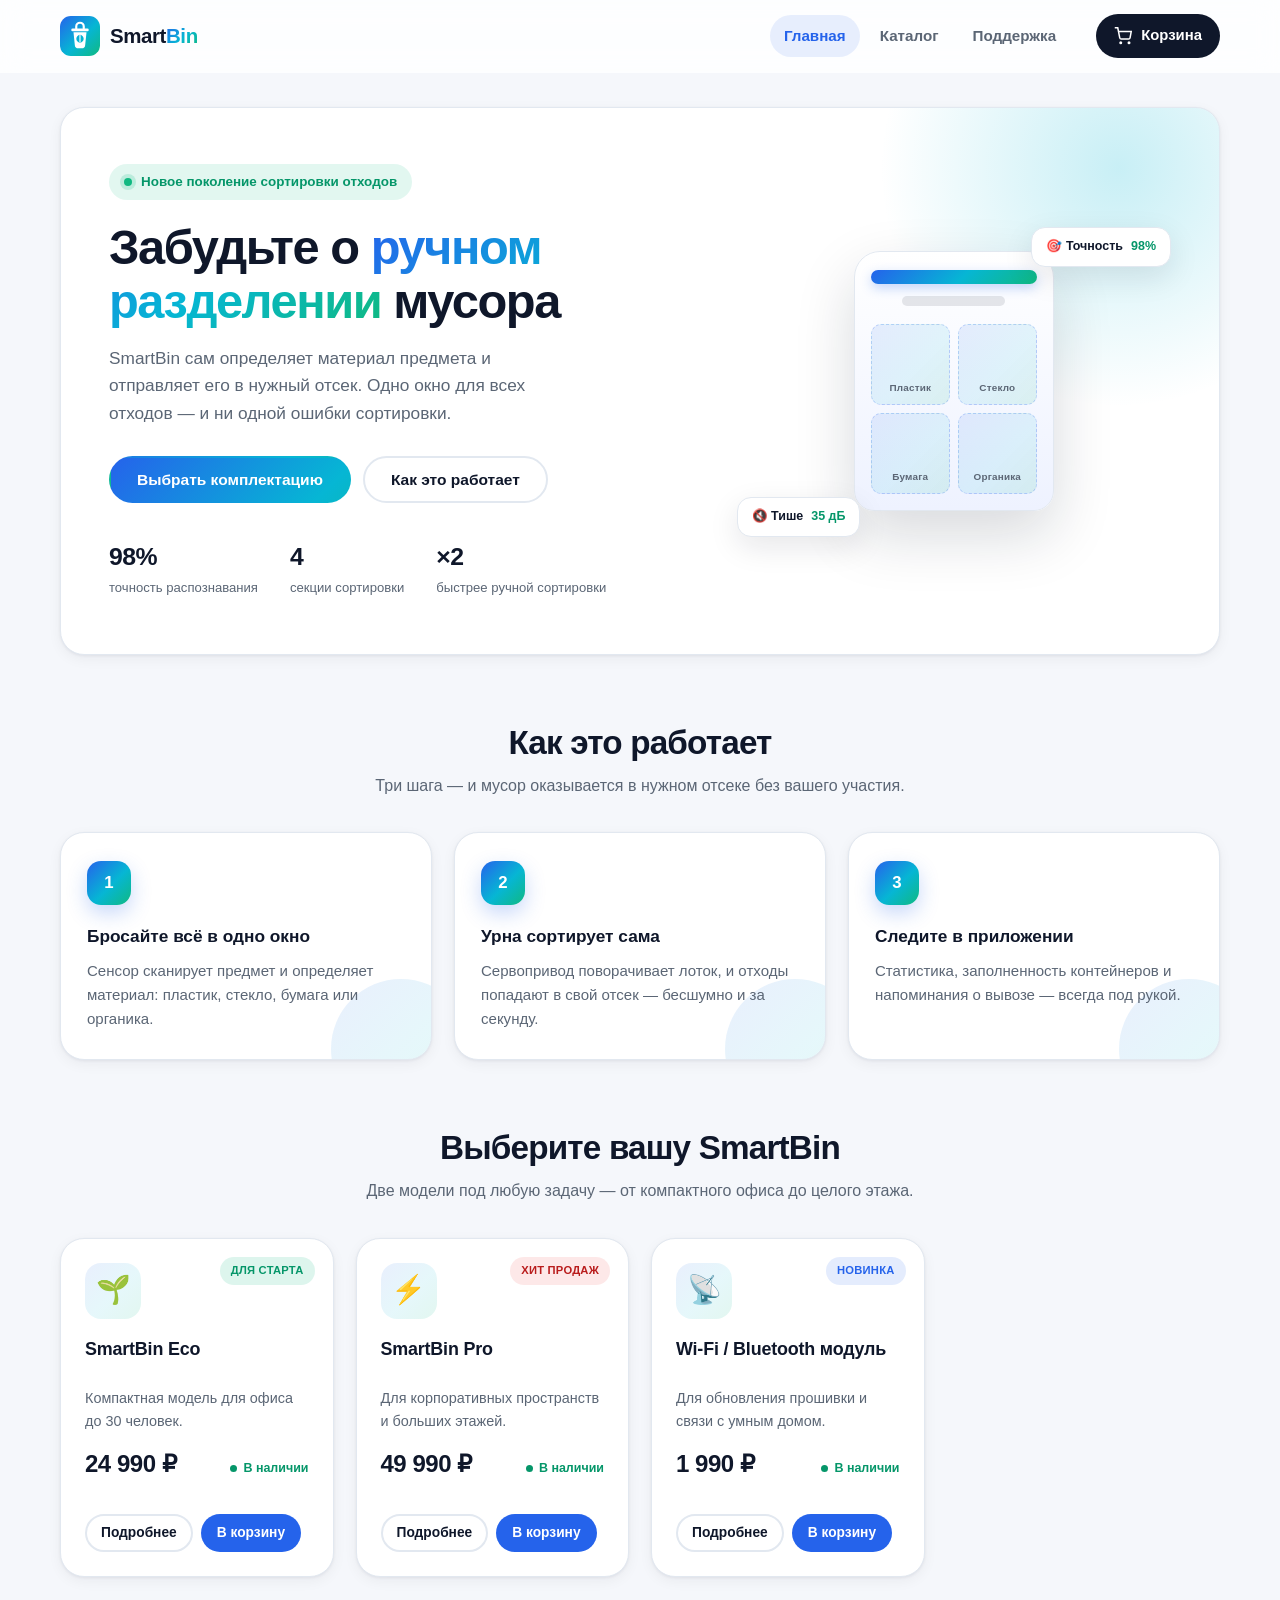
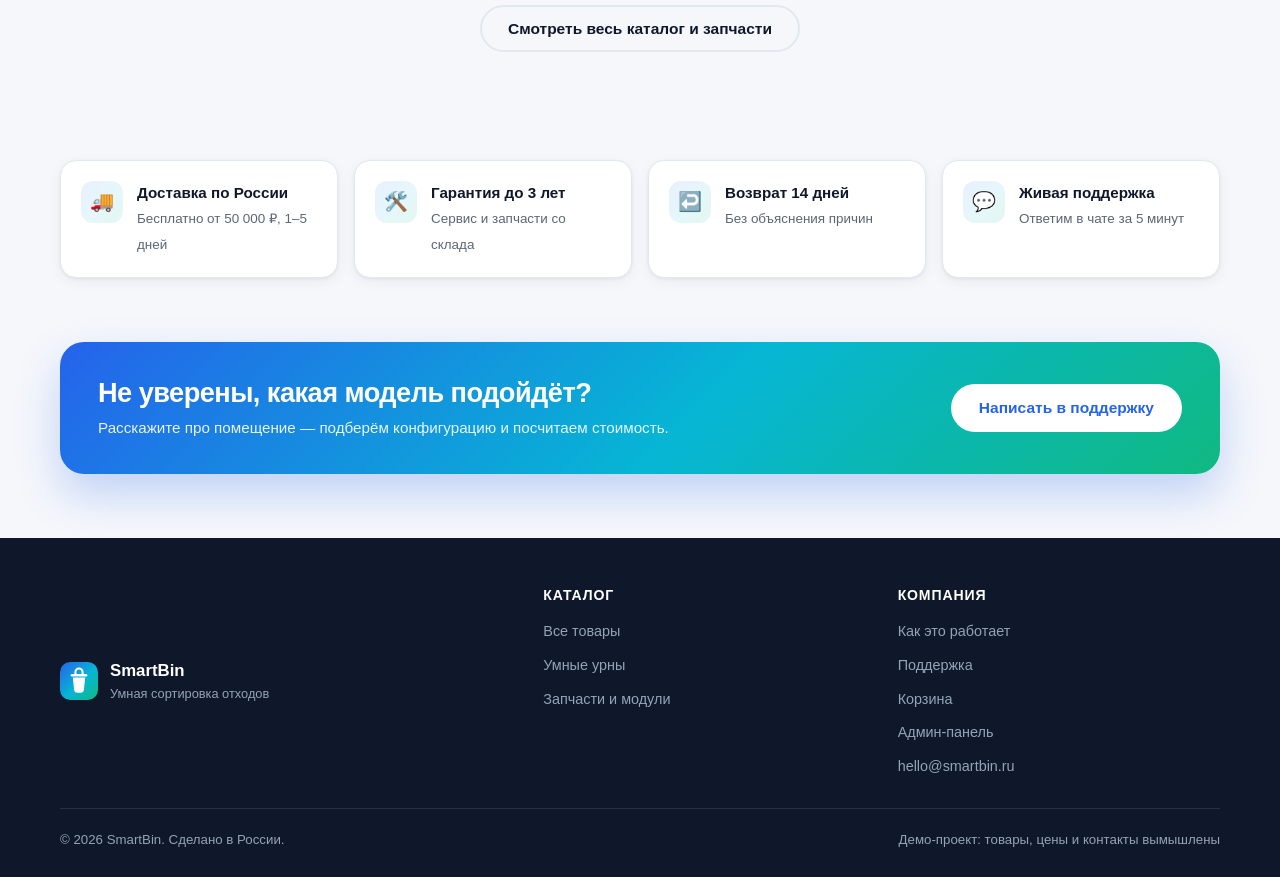
<file: index.html>
<!DOCTYPE html>
<html lang="ru">
<head>
    <meta charset="UTF-8">
    <meta name="viewport" content="width=device-width, initial-scale=1.0">
    <title>SmartBin — умная мусорка с автоматической сортировкой</title>
    <meta name="description" content="SmartBin определяет тип отходов и отправляет их в нужный контейнер. Умные урны для офиса, производства и дома. Каталог моделей, запчасти, доставка по России.">
    <link rel="icon" href="data:image/svg+xml,%3Csvg xmlns='http://www.w3.org/2000/svg' viewBox='0 0 48 48'%3E%3Cdefs%3E%3ClinearGradient id='g' x1='0' y1='0' x2='48' y2='48' gradientUnits='userSpaceOnUse'%3E%3Cstop offset='0' stop-color='%232563eb'/%3E%3Cstop offset='1' stop-color='%2310b981'/%3E%3C/linearGradient%3E%3C/defs%3E%3Crect width='48' height='48' rx='12' fill='url(%23g)'/%3E%3Crect x='13.5' y='15' width='21' height='3.4' rx='1.7' fill='%23fff'/%3E%3Cpath d='M16.2 19.6h15.6L30.2 35a4.2 4.2 0 0 1-4.17 3.8h-4.06A4.2 4.2 0 0 1 17.8 35l-1.6-15.4z' fill='%23fff'/%3E%3C/svg%3E">
    <link rel="stylesheet" href="assets/css/style.css">
</head>
<body>

<header class="site-header">
    <div class="container header-inner">
        <a class="logo-block" href="index.html" aria-label="SmartBin — на главную">
            <svg class="logo-svg" width="40" height="40" viewBox="0 0 48 48" role="img" aria-label="Логотип SmartBin">
                <defs>
                    <linearGradient id="logoGradH" x1="0" y1="0" x2="48" y2="48" gradientUnits="userSpaceOnUse">
                        <stop offset="0" stop-color="#2563eb"/>
                        <stop offset=".55" stop-color="#06b6d4"/>
                        <stop offset="1" stop-color="#10b981"/>
                    </linearGradient>
                </defs>
                <rect width="48" height="48" rx="13" fill="url(#logoGradH)"/>
                <rect x="13.5" y="15" width="21" height="3.4" rx="1.7" fill="#fff"/>
                <path d="M19.5 15v-2.4a4.5 4.5 0 0 1 9 0V15" fill="none" stroke="#fff" stroke-width="2.6" stroke-linecap="round"/>
                <path d="M16.2 19.6h15.6L30.2 35a4.2 4.2 0 0 1-4.17 3.8h-4.06A4.2 4.2 0 0 1 17.8 35l-1.6-15.4z" fill="#fff"/>
                <path d="M24 22.4c2.9.6 4.4 2.6 4.4 4.8 0 2.3-1.7 4.3-4.4 4.8-2.7-.5-4.4-2.5-4.4-4.8 0-2.2 1.5-4.2 4.4-4.8z" fill="url(#logoGradH)"/>
                <path d="M24 23.4v7.6" stroke="#fff" stroke-width="1.4" stroke-linecap="round"/>
            </svg>
            <span class="logo-word">Smart<b>Bin</b></span>
        </a>

        <button class="nav-toggle" type="button" aria-label="Открыть меню" aria-expanded="false" aria-controls="mainNav">
            <span></span>
        </button>

        <nav class="nav-links" id="mainNav" aria-label="Основная навигация">
            <a href="index.html" aria-current="page">Главная</a>
            <a href="catalog.html">Каталог</a>
            <a href="support.html">Поддержка</a>
        </nav>

        <div class="header-actions">
            <a class="cart-link" href="cart.html">
                <svg viewBox="0 0 24 24" fill="none" stroke="currentColor" stroke-width="2" aria-hidden="true">
                    <circle cx="9" cy="21" r="1"></circle>
                    <circle cx="20" cy="21" r="1"></circle>
                    <path d="M1 1h4l2.68 13.39a2 2 0 0 0 2 1.61h9.72a2 2 0 0 0 2-1.61L23 6H6"></path>
                </svg>
                Корзина
                <span class="cart-badge" data-cart-count hidden>0</span>
            </a>
        </div>
    </div>
</header>

<main>
    <div class="container">
        <section class="hero">
            <div class="hero-copy">
                <span class="hero-badge"><span class="dot" aria-hidden="true"></span> Новое поколение сортировки отходов</span>
                <h1>Забудьте о <span class="accent-word">ручном разделении</span> мусора</h1>
                <p class="lead">SmartBin сам определяет материал предмета и отправляет его в нужный отсек. Одно окно для всех отходов — и ни одной ошибки сортировки.</p>
                <div class="hero-cta">
                    <a class="btn btn--grad" href="catalog.html">Выбрать комплектацию</a>
                    <a class="btn btn--outline" href="#how">Как это работает</a>
                </div>
                <div class="hero-stats">
                    <div><b>98%</b><span>точность распознавания</span></div>
                    <div><b>4</b><span>секции сортировки</span></div>
                    <div><b>×2</b><span>быстрее ручной сортировки</span></div>
                </div>
            </div>

            <div class="hero-visual" aria-hidden="true">
                <div class="bin-illustration">
                    <div class="bin-lid"></div>
                    <div class="bin-slot"></div>
                    <div class="bin-sections">
                        <span data-label="Пластик"></span>
                        <span data-label="Стекло"></span>
                        <span data-label="Бумага"></span>
                        <span data-label="Органика"></span>
                    </div>
                </div>
                <div class="hero-float hero-float--top">🎯 Точность <em>98%</em></div>
                <div class="hero-float hero-float--bottom">🔇 Тише <em>35 дБ</em></div>
            </div>
        </section>

        <section class="section" id="how">
            <div class="section-head">
                <h2 class="section-title reveal">Как это работает</h2>
                <p class="section-sub reveal">Три шага — и мусор оказывается в нужном отсеке без вашего участия.</p>
            </div>
            <div class="steps-grid">
                <article class="step-card reveal">
                    <div class="step-num" aria-hidden="true">1</div>
                    <h3>Бросайте всё в одно окно</h3>
                    <p>Сенсор сканирует предмет и определяет материал: пластик, стекло, бумага или органика.</p>
                </article>
                <article class="step-card reveal">
                    <div class="step-num" aria-hidden="true">2</div>
                    <h3>Урна сортирует сама</h3>
                    <p>Сервопривод поворачивает лоток, и отходы попадают в свой отсек — бесшумно и за секунду.</p>
                </article>
                <article class="step-card reveal">
                    <div class="step-num" aria-hidden="true">3</div>
                    <h3>Следите в приложении</h3>
                    <p>Статистика, заполненность контейнеров и напоминания о вывозе — всегда под рукой.</p>
                </article>
            </div>
        </section>

        <section class="section">
            <div class="section-head">
                <h2 class="section-title reveal">Выберите вашу SmartBin</h2>
                <p class="section-sub reveal">Две модели под любую задачу — от компактного офиса до целого этажа.</p>
            </div>
            <div class="cards-grid" data-featured></div>
            <div style="text-align:center;margin-top:28px">
                <a class="btn btn--outline" href="catalog.html">Смотреть весь каталог и запчасти</a>
            </div>
        </section>

        <section class="section">
            <div class="benefits">
                <div class="benefit reveal">
                    <div class="benefit__ico" aria-hidden="true">🚚</div>
                    <div><b>Доставка по России</b><span>Бесплатно от 50 000 ₽, 1–5 дней</span></div>
                </div>
                <div class="benefit reveal">
                    <div class="benefit__ico" aria-hidden="true">🛠️</div>
                    <div><b>Гарантия до 3 лет</b><span>Сервис и запчасти со склада</span></div>
                </div>
                <div class="benefit reveal">
                    <div class="benefit__ico" aria-hidden="true">↩️</div>
                    <div><b>Возврат 14 дней</b><span>Без объяснения причин</span></div>
                </div>
                <div class="benefit reveal">
                    <div class="benefit__ico" aria-hidden="true">💬</div>
                    <div><b>Живая поддержка</b><span>Ответим в чате за 5 минут</span></div>
                </div>
            </div>
        </section>

        <section class="cta-banner reveal">
            <div>
                <h2>Не уверены, какая модель подойдёт?</h2>
                <p>Расскажите про помещение — подберём конфигурацию и посчитаем стоимость.</p>
            </div>
            <a class="btn" href="support.html">Написать в поддержку</a>
        </section>
    </div>
</main>

<footer class="site-footer">
    <div class="container">
        <div class="footer-grid">
            <div class="footer-brand">
                <svg width="38" height="38" viewBox="0 0 48 48" role="img" aria-label="Логотип SmartBin">
                    <defs>
                        <linearGradient id="logoGradF" x1="0" y1="0" x2="48" y2="48" gradientUnits="userSpaceOnUse">
                            <stop offset="0" stop-color="#2563eb"/>
                            <stop offset=".55" stop-color="#06b6d4"/>
                            <stop offset="1" stop-color="#10b981"/>
                        </linearGradient>
                    </defs>
                    <rect width="48" height="48" rx="13" fill="url(#logoGradF)"/>
                    <rect x="13.5" y="15" width="21" height="3.4" rx="1.7" fill="#fff"/>
                    <path d="M19.5 15v-2.4a4.5 4.5 0 0 1 9 0V15" fill="none" stroke="#fff" stroke-width="2.6" stroke-linecap="round"/>
                    <path d="M16.2 19.6h15.6L30.2 35a4.2 4.2 0 0 1-4.17 3.8h-4.06A4.2 4.2 0 0 1 17.8 35l-1.6-15.4z" fill="#fff"/>
                </svg>
                <div>SmartBin<small>Умная сортировка отходов</small></div>
            </div>
            <div class="footer-col">
                <h3>Каталог</h3>
                <ul>
                    <li><a href="catalog.html">Все товары</a></li>
                    <li><a href="catalog.html?filter=bin">Умные урны</a></li>
                    <li><a href="catalog.html?filter=part">Запчасти и модули</a></li>
                </ul>
            </div>
            <div class="footer-col">
                <h3>Компания</h3>
                <ul>
                    <li><a href="index.html#how">Как это работает</a></li>
                    <li><a href="support.html">Поддержка</a></li>
                    <li><a href="cart.html">Корзина</a></li>
                    <li><a href="admin.html">Админ-панель</a></li>
                    <li><a href="mailto:hello@smartbin.ru">hello@smartbin.ru</a></li>
                </ul>
            </div>
        </div>
        <div class="footer-bottom">
            <span>© <span data-year>2026</span> SmartBin. Сделано в России.</span>
            <span>Демо-проект: товары, цены и контакты вымышлены</span>
        </div>
    </div>
</footer>

<div class="overlay" id="surveyOverlay" role="dialog" aria-modal="true" aria-labelledby="surveyTitle">
    <div class="modal">
        <div class="modal__head">
            <div>
                <h2 id="surveyTitle">📝 Помогите нам стать лучше</h2>
                <p>Для какой среды вы подбираете SmartBin?</p>
            </div>
            <button class="modal__close" type="button" data-close-survey aria-label="Закрыть опрос">&times;</button>
        </div>
        <div class="modal__body">
            <form>
                <label class="survey-option">
                    <input type="radio" name="surveyTarget" value="office" checked>
                    <span>Офис или коворкинг</span>
                </label>
                <label class="survey-option">
                    <input type="radio" name="surveyTarget" value="cafe">
                    <span>Кафе, ресторан или фудкорт</span>
                </label>
                <label class="survey-option">
                    <input type="radio" name="surveyTarget" value="factory">
                    <span>Производственный цех или склад</span>
                </label>
                <label class="survey-option">
                    <input type="radio" name="surveyTarget" value="home">
                    <span>Частный дом или квартира</span>
                </label>
                <button class="btn btn--grad btn--block" type="submit" style="margin-top:8px">Отправить</button>
            </form>
        </div>
    </div>
</div>

<div class="toast-stack" role="status" aria-live="polite" aria-atomic="false"></div>

<script src="assets/js/sync.js"></script>
<script src="assets/js/sync-fresh.js"></script>
<script src="assets/js/app.js"></script>
</body>
</html>
</file>
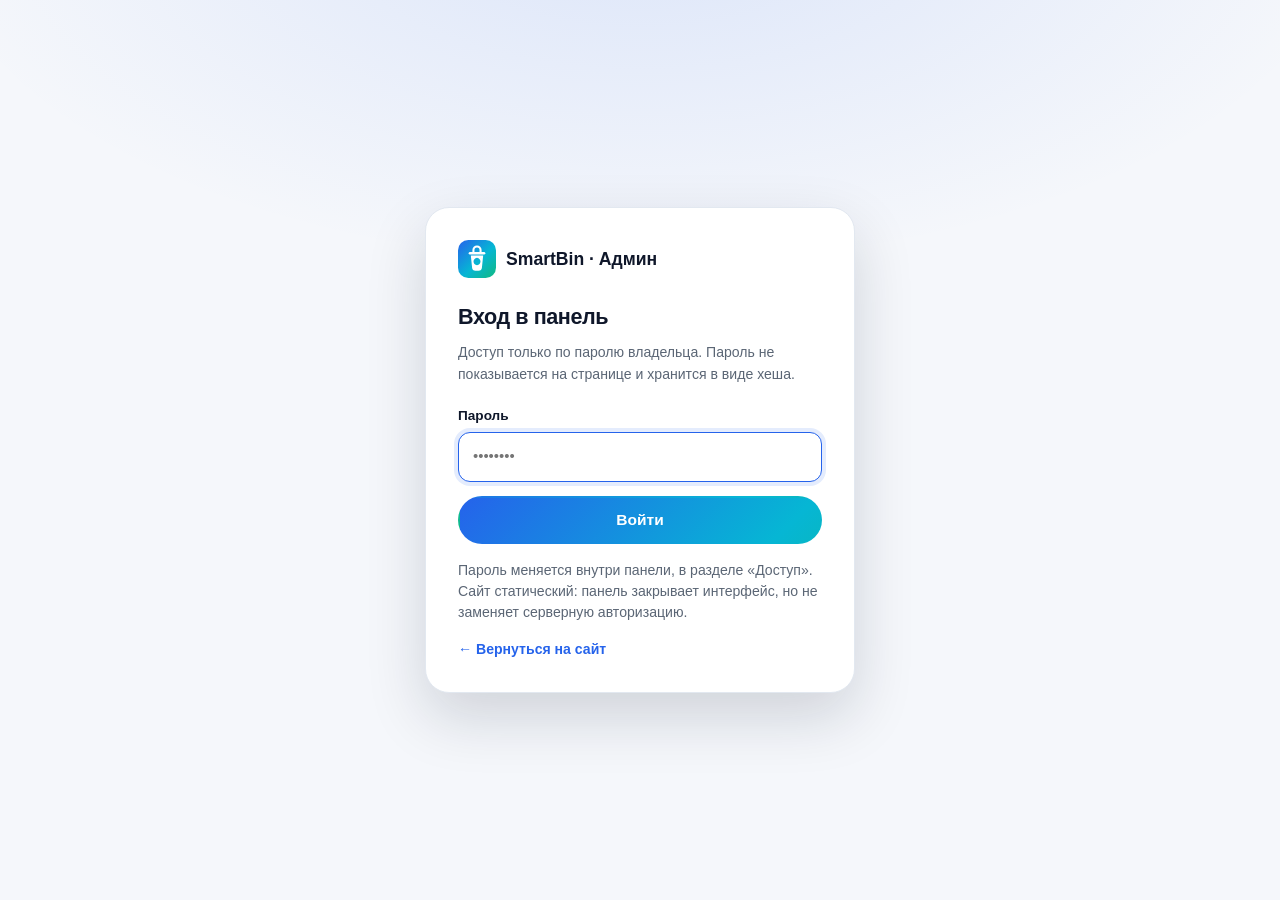
<file: admin.html>
<!DOCTYPE html>
<html lang="ru">
<head>
    <meta charset="UTF-8">
    <meta name="viewport" content="width=device-width, initial-scale=1.0">
    <title>Админ-панель — SmartBin</title>
    <meta name="robots" content="noindex, nofollow">
    <link rel="icon" href="data:image/svg+xml,%3Csvg xmlns='http://www.w3.org/2000/svg' viewBox='0 0 48 48'%3E%3Cdefs%3E%3ClinearGradient id='g' x1='0' y1='0' x2='48' y2='48' gradientUnits='userSpaceOnUse'%3E%3Cstop offset='0' stop-color='%232563eb'/%3E%3Cstop offset='1' stop-color='%2310b981'/%3E%3C/linearGradient%3E%3C/defs%3E%3Crect width='48' height='48' rx='12' fill='url(%23g)'/%3E%3Crect x='13.5' y='15' width='21' height='3.4' rx='1.7' fill='%23fff'/%3E%3Cpath d='M16.2 19.6h15.6L30.2 35a4.2 4.2 0 0 1-4.17 3.8h-4.06A4.2 4.2 0 0 1 17.8 35l-1.6-15.4z' fill='%23fff'/%3E%3C/svg%3E">
    <link rel="stylesheet" href="assets/css/style.css">
</head>
<body class="admin-body">

<!-- ================= Вход ================= -->
<div class="admin-login" data-login>
    <div class="admin-login__card">
        <div class="admin-login__brand">
            <svg width="38" height="38" viewBox="0 0 48 48" role="img" aria-label="Логотип SmartBin">
                <defs>
                    <linearGradient id="logoGradA" x1="0" y1="0" x2="48" y2="48" gradientUnits="userSpaceOnUse">
                        <stop offset="0" stop-color="#2563eb"/>
                        <stop offset=".55" stop-color="#06b6d4"/>
                        <stop offset="1" stop-color="#10b981"/>
                    </linearGradient>
                </defs>
                <rect width="48" height="48" rx="13" fill="url(#logoGradA)"/>
                <rect x="13.5" y="15" width="21" height="3.4" rx="1.7" fill="#fff"/>
                <path d="M19.5 15v-2.4a4.5 4.5 0 0 1 9 0V15" fill="none" stroke="#fff" stroke-width="2.6" stroke-linecap="round"/>
                <path d="M16.2 19.6h15.6L30.2 35a4.2 4.2 0 0 1-4.17 3.8h-4.06A4.2 4.2 0 0 1 17.8 35l-1.6-15.4z" fill="#fff"/>
                <path d="M24 22.4c2.9.6 4.4 2.6 4.4 4.8 0 2.3-1.7 4.3-4.4 4.8-2.7-.5-4.4-2.5-4.4-4.8 0-2.2 1.5-4.2 4.4-4.8z" fill="url(#logoGradA)"/>
            </svg>
            <span>SmartBin · Админ</span>
        </div>

        <h1>Вход в панель</h1>
        <p>Доступ только по паролю владельца. Пароль не показывается на странице и хранится в виде хеша.</p>

        <form data-login-form novalidate style="margin-top:20px">
            <div class="field">
                <label for="adminPass">Пароль</label>
                <input class="input" id="adminPass" type="password" autocomplete="current-password" placeholder="••••••••">
                <span class="field-error">Неверный пароль</span>
            </div>
            <button class="btn btn--grad btn--block" type="submit">Войти</button>
        </form>

        <p class="admin-login__note" data-login-lock hidden></p>
        <p class="admin-login__note">Пароль меняется внутри панели, в разделе «Доступ». Сайт статический: панель закрывает интерфейс, но не заменяет серверную авторизацию.</p>
        <p class="admin-login__note"><a href="index.html" style="color:var(--primary);font-weight:600">← Вернуться на сайт</a></p>
    </div>
</div>

<!-- ================= Панель ================= -->
<div class="admin-shell" data-shell hidden>
    <aside class="admin-sidebar">
        <a class="admin-brand" href="index.html">
            <svg width="32" height="32" viewBox="0 0 48 48" role="img" aria-label="Логотип SmartBin">
                <defs>
                    <linearGradient id="logoGradS" x1="0" y1="0" x2="48" y2="48" gradientUnits="userSpaceOnUse">
                        <stop offset="0" stop-color="#2563eb"/>
                        <stop offset=".55" stop-color="#06b6d4"/>
                        <stop offset="1" stop-color="#10b981"/>
                    </linearGradient>
                </defs>
                <rect width="48" height="48" rx="13" fill="url(#logoGradS)"/>
                <rect x="13.5" y="15" width="21" height="3.4" rx="1.7" fill="#fff"/>
                <path d="M19.5 15v-2.4a4.5 4.5 0 0 1 9 0V15" fill="none" stroke="#fff" stroke-width="2.6" stroke-linecap="round"/>
                <path d="M16.2 19.6h15.6L30.2 35a4.2 4.2 0 0 1-4.17 3.8h-4.06A4.2 4.2 0 0 1 17.8 35l-1.6-15.4z" fill="#fff"/>
            </svg>
            <span>SmartBin<small>панель управления</small></span>
        </a>

        <nav class="admin-nav" aria-label="Разделы админки">
            <button type="button" data-view="overview" aria-current="true">📊 Обзор</button>
            <button type="button" data-view="orders">🧾 Заказы</button>
            <button type="button" data-view="ordersRemote">🌐 Заказы с сайта <span class="pill pill--danger" data-orders-remote-badge hidden>0</span></button>
            <button type="button" data-view="products">📦 Товары</button>
            <button type="button" data-view="bins">🗑️ Урны</button>
            <button type="button" data-view="sync">🔄 Синхронизация</button>
            <button type="button" data-view="chat">💬 Обращения <span class="pill pill--danger" data-chat-badge hidden>0</span></button>
            <button type="button" data-view="archive">🗃️ Архив <span class="pill pill--new" data-archive-badge hidden>0</span></button>
            <button type="button" data-view="access">🔐 Доступ</button>
        </nav>

        <div class="admin-sidebar__foot">
            <a href="index.html">← На сайт</a>
            <button type="button" data-logout>Выйти</button>
        </div>
    </aside>

    <main class="admin-main">
        <div class="admin-topbar">
            <div>
                <h1 data-title>Обзор</h1>
                <p data-subtitle>Заказы, выручка и состояние урн</p>
            </div>
            <span class="admin-demo-badge">данные в этом браузере</span>
        </div>

        <!-- ---------- Обзор ---------- -->
        <section data-panel="overview">
            <div class="stat-grid">
                <div class="stat-card">
                    <span>Заказов</span>
                    <b data-stat="orders">0</b>
                    <small>за всё время</small>
                </div>
                <div class="stat-card">
                    <span>Выручка</span>
                    <b data-stat="revenue">0 ₽</b>
                    <small>по оформленным заказам</small>
                </div>
                <div class="stat-card">
                    <span>Средний чек</span>
                    <b data-stat="avg">0 ₽</b>
                    <small>на один заказ</small>
                </div>
                <div class="stat-card" data-alert-card>
                    <span>Урн требуют вывоза</span>
                    <b data-stat="alerts">0</b>
                    <small>заполнение от 80%</small>
                </div>
            </div>

            <div class="table-wrap">
                <div class="table-wrap__head">
                    <h2>Последние заказы</h2>
                    <div class="admin-actions">
                        <button class="btn btn--sm btn--outline" type="button" data-goto="orders">Все заказы</button>
                    </div>
                </div>
                <div class="table-scroll">
                    <table class="data">
                        <thead>
                            <tr><th>Заказ</th><th>Клиент</th><th>Сумма</th><th>Статус</th></tr>
                        </thead>
                        <tbody data-recent-orders></tbody>
                    </table>
                </div>
                <div class="admin-empty" data-recent-empty>
                    <b>Заказов пока нет</b>
                    Оформите заказ в витрине или добавьте демо-данные в разделе «Заказы».
                </div>
            </div>

            <div class="table-wrap">
                <div class="table-wrap__head">
                    <h2>Что пора вынести</h2>
                    <div class="admin-actions">
                        <button class="btn btn--sm btn--outline" type="button" data-goto="bins">Все урны</button>
                    </div>
                </div>
                <div class="table-scroll">
                    <table class="data">
                        <thead>
                            <tr><th>Урна</th><th>Отсек</th><th>Заполнение</th></tr>
                        </thead>
                        <tbody data-alert-bins></tbody>
                    </table>
                </div>
                <div class="admin-empty" data-alert-empty>
                    <b>Всё в норме</b>
                    Ни один отсек не заполнен выше 80%.
                </div>
            </div>
        </section>

        <!-- ---------- Заказы ---------- -->
        <section data-panel="orders" hidden>
            <div class="table-wrap">
                <div class="table-wrap__head">
                    <h2>Заказы</h2>
                    <div class="admin-actions">
                        <button class="btn btn--sm btn--outline" type="button" data-seed-orders>Добавить демо-заказы</button>
                        <button class="btn btn--sm btn--ghost" type="button" data-clear-orders>Очистить</button>
                    </div>
                </div>
                <div class="table-scroll">
                    <table class="data">
                        <thead>
                            <tr><th>Номер</th><th>Дата</th><th>Клиент</th><th>Товары</th><th>Сумма</th><th>Статус</th><th></th></tr>
                        </thead>
                        <tbody data-orders-body></tbody>
                    </table>
                </div>
                <div class="admin-empty" data-orders-empty>
                    <b>Заказов пока нет</b>
                    Оформите заказ в корзине или нажмите «Добавить демо-заказы».
                </div>
            </div>
            <p class="admin-hint">Статусы хранятся в этом браузере и не отправляются на сервер — серверной части у сайта нет.</p>
        </section>

        <!-- ---------- Товары ---------- -->
        <section data-panel="products" hidden>
            <div class="table-wrap">
                <div class="table-wrap__head">
                    <h2>Товары и цены</h2>
                    <div class="admin-actions">
                        <button class="btn btn--sm btn--ghost" type="button" data-reset-products>Сбросить правки</button>
                    </div>
                </div>
                <div class="table-scroll">
                    <table class="data">
                        <thead>
                            <tr><th>Товар</th><th>Категория</th><th>Цена, ₽</th><th>В наличии</th><th>На сайте</th></tr>
                        </thead>
                        <tbody data-products-body></tbody>
                    </table>
                </div>
            </div>
            <p class="admin-hint">Изменения сразу видны в каталоге, карточке товара и корзине этого браузера: витрина читает те же переопределения.</p>
        </section>

        <!-- ---------- Урны ---------- -->
        <section data-panel="bins" hidden>
            <div class="admin-actions" style="margin-bottom:16px">
                <button class="btn btn--sm btn--grad" type="button" data-tick-bins>Сымитировать вброс</button>
                <button class="btn btn--sm btn--outline" type="button" data-reset-bins>Сбросить телеметрию</button>
            </div>
            <div class="bin-grid" data-bins></div>
            <p class="admin-hint">Заполнение приходит с датчиков VL53L1X по каждому отсеку. Сейчас данные симулируются: каждые 8 секунд случайный отсек подрастает на 1–4%.</p>
        </section>
        <!-- ---------- Синхронизация ---------- -->
        <section data-panel="sync" hidden>
            <div class="table-wrap">
                <div class="table-wrap__head">
                    <h2>Общие данные для всех устройств</h2>
                    <span class="pill pill--new" data-sync-state>не настроено</span>
                </div>
                <div style="padding:20px">
                    <p class="admin-hint" style="margin:0 0 18px">
                        Панель хранит данные в файле <code>data/store.json</code> этого репозитория. Чтение открытое — витрина
                        подхватывает цены сама на любом устройстве. Для записи нужен fine-grained токен с правом
                        <b>Contents: Read and write</b> на этот репозиторий.
                    </p>

                    <div class="form-grid">
                        <div class="field">
                            <label for="syncOwner">Владелец</label>
                            <input class="input" id="syncOwner" data-sync-owner placeholder="AndreyL030">
                        </div>
                        <div class="field">
                            <label for="syncRepo">Репозиторий</label>
                            <input class="input" id="syncRepo" data-sync-repo placeholder="SmartBin">
                        </div>
                        <div class="field">
                            <label for="syncBranch">Ветка</label>
                            <input class="input" id="syncBranch" data-sync-branch placeholder="main">
                        </div>
                        <div class="field">
                            <label for="syncPath">Путь к файлу</label>
                            <input class="input" id="syncPath" data-sync-path placeholder="data/store.json">
                        </div>
                        <div class="field field--full">
                            <label for="syncToken">Токен доступа</label>
                            <input class="input" id="syncToken" type="password" data-sync-token placeholder="github_pat_…" autocomplete="off">
                            <span class="hint">Хранится только в этом браузере. Создайте fine-grained токен на один репозиторий со сроком 30 дней.</span>
                        </div>
                    </div>

                    <label class="checkbox-row">
                        <input type="checkbox" data-sync-enabled>
                        <span>Включить запись в репозиторий. Без этого панель работает только на этом устройстве.</span>
                    </label>

                    <div class="admin-actions">
                        <button class="btn btn--sm btn--grad" type="button" data-sync-save>Сохранить</button>
                        <button class="btn btn--sm btn--outline" type="button" data-sync-pull>Загрузить с GitHub</button>
                        <button class="btn btn--sm btn--outline" type="button" data-sync-push>Отправить сейчас</button>
                    </div>

                    <p class="admin-hint">
                        «Загрузить» перезапишет локальные данные содержимым файла. В публичном репозитории заказы видны
                        всем — не вводите реальные телефоны и адреса.
                    </p>
                </div>
            </div>
        </section>
        <!-- ---------- Обращения ---------- -->
        <section data-panel="chat" hidden>
            <div class="table-wrap">
                <div class="table-wrap__head">
                    <h2>Обращения из чата</h2>
                    <div class="admin-actions">
                        <span class="pill pill--new" data-chat-state>проверяю…</span>
                        <button class="btn btn--sm btn--outline" type="button" data-chat-refresh>Обновить</button>
                    </div>
                </div>
                <div data-chat-list></div>
                <div class="admin-empty" data-chat-empty hidden></div>
            </div>
            <p class="admin-hint">
                Сообщения приходят с сайта на любом устройстве. Ответ появляется в чате у посетителя в течение 8 секунд,
                если страница открыта. Если канал не настроен — инструкция появится выше.
            </p>
        </section>
        <!-- ---------- Заказы с сайта ---------- -->
        <section data-panel="ordersRemote" hidden>
            <div class="table-wrap">
                <div class="table-wrap__head">
                    <h2>Заказы с сайта</h2>
                    <div class="admin-actions">
                        <span class="pill pill--new" data-orders-remote-state>проверяю…</span>
                        <button class="btn btn--sm btn--outline" type="button" data-orders-remote-refresh>Обновить</button>
                    </div>
                </div>
                <div class="table-scroll" data-orders-remote-table>
                    <table class="data">
                        <thead>
                            <tr><th>Заказ</th><th>Дата</th><th>Клиент</th><th>Товары</th><th>Сумма</th><th>Статус</th><th></th></tr>
                        </thead>
                        <tbody data-orders-remote-body></tbody>
                    </table>
                </div>
                <div class="admin-empty" data-orders-remote-empty hidden></div>
            </div>
            <p class="admin-hint">
                Заказы приходят с любого устройства, где оформлен заказ. Статус меняется здесь и сохраняется на сервере.
            </p>
        </section>

        <!-- ---------- Архив ---------- -->
        <section data-panel="archive" hidden>
            <div class="table-wrap">
                <div class="table-wrap__head">
                    <h2>Архив заказов и обращений</h2>
                    <div class="admin-actions">
                        <button class="btn btn--sm btn--outline" type="button" data-archive-bulk>Выполненные заказы → в архив</button>
                        <button class="btn btn--sm btn--ghost" type="button" data-archive-csv>Экспорт CSV</button>
                        <button class="btn btn--sm btn--ghost" type="button" data-archive-json>Экспорт JSON</button>
                        <button class="btn btn--sm btn--ghost archive-danger" type="button" data-archive-clear>Очистить</button>
                    </div>
                </div>

                <div class="archive-bar">
                    <div class="archive-tabs" role="tablist" aria-label="Что в архиве">
                        <button type="button" role="tab" data-archive-tab="orders" aria-selected="true">
                            Заказы <span class="pill pill--new" data-archive-count-orders>0</span>
                        </button>
                        <button type="button" role="tab" data-archive-tab="appeals" aria-selected="false">
                            Обращения <span class="pill pill--new" data-archive-count-appeals>0</span>
                        </button>
                    </div>
                    <input class="input" type="search" data-archive-search placeholder="Поиск: номер, клиент, телефон, текст" aria-label="Поиск по архиву">
                </div>

                <div class="table-scroll" data-archive-orders-wrap>
                    <table class="data">
                        <thead>
                            <tr><th>Заказ</th><th>Клиент</th><th>Сумма</th><th>Статус</th><th>В архиве с</th><th>Действия</th></tr>
                        </thead>
                        <tbody data-archive-orders></tbody>
                    </table>
                </div>
                <div class="admin-empty" data-archive-orders-empty hidden></div>

                <div data-archive-appeals hidden></div>
                <div class="admin-empty" data-archive-appeals-empty hidden></div>
            </div>
            <p class="admin-hint">
                Архив живёт в этом браузере и вместе с остальными данными уходит в <code>data/store.json</code>, когда включена синхронизация.
                Записи можно вернуть в работу или удалить безвозвратно.
            </p>
        </section>

        <!-- ---------- Доступ ---------- -->
        <section data-panel="access" hidden>
            <div class="table-wrap">
                <div class="table-wrap__head">
                    <h2>Пароль панели</h2>
                    <span class="pill pill--new" data-access-state>встроенный пароль</span>
                </div>
                <div class="pane-pad">
                    <p class="admin-hint" style="margin:0 0 16px">
                        Пароль хранится только как хеш PBKDF2-HMAC-SHA256: встроенный — константой в
                        <code>assets/js/admin-auth.js</code>, свой — в этом браузере. Открытого пароля нет ни на странице, ни в коде.
                    </p>

                    <form data-access-form novalidate>
                        <div class="form-grid">
                            <div class="field field--full">
                                <label for="accessCurrent">Текущий пароль</label>
                                <input class="input" id="accessCurrent" type="password" autocomplete="current-password" data-access-current>
                            </div>
                            <div class="field">
                                <label for="accessNew">Новый пароль</label>
                                <input class="input" id="accessNew" type="password" autocomplete="new-password" data-access-new placeholder="от 10 символов">
                            </div>
                            <div class="field">
                                <label for="accessRepeat">Повтор нового</label>
                                <input class="input" id="accessRepeat" type="password" autocomplete="new-password" data-access-repeat>
                            </div>
                        </div>

                        <p class="form-error" data-access-error hidden></p>

                        <div class="admin-actions">
                            <button class="btn btn--sm btn--grad" type="submit">Сохранить пароль</button>
                            <button class="btn btn--sm btn--outline" type="button" data-access-reset>Вернуть встроенный</button>
                        </div>
                    </form>

                    <p class="admin-hint">
                        Свой пароль действует только в этом браузере; на другом устройстве работает встроенный.
                        Сессия живёт до закрытия вкладки, после 5 неверных попыток вход блокируется на минуту.
                    </p>
                </div>
            </div>
        </section>
    </main>
</div>

<div class="toast-stack" role="status" aria-live="polite" aria-atomic="false"></div>

<script src="assets/js/sync.js"></script>
<script src="assets/js/sync-fresh.js"></script>
<script src="assets/js/chat.js"></script>
<script src="assets/js/app.js"></script>
<script src="assets/js/archive-store.js"></script>
<script src="assets/js/admin-auth.js"></script>
<script src="assets/js/admin.js"></script>
<script src="assets/js/admin-chat.js"></script>
<script src="assets/js/admin-orders.js"></script>
<script src="assets/js/admin-archive.js"></script>
<script src="assets/js/admin-access.js"></script>
</body>
</html>
</file>
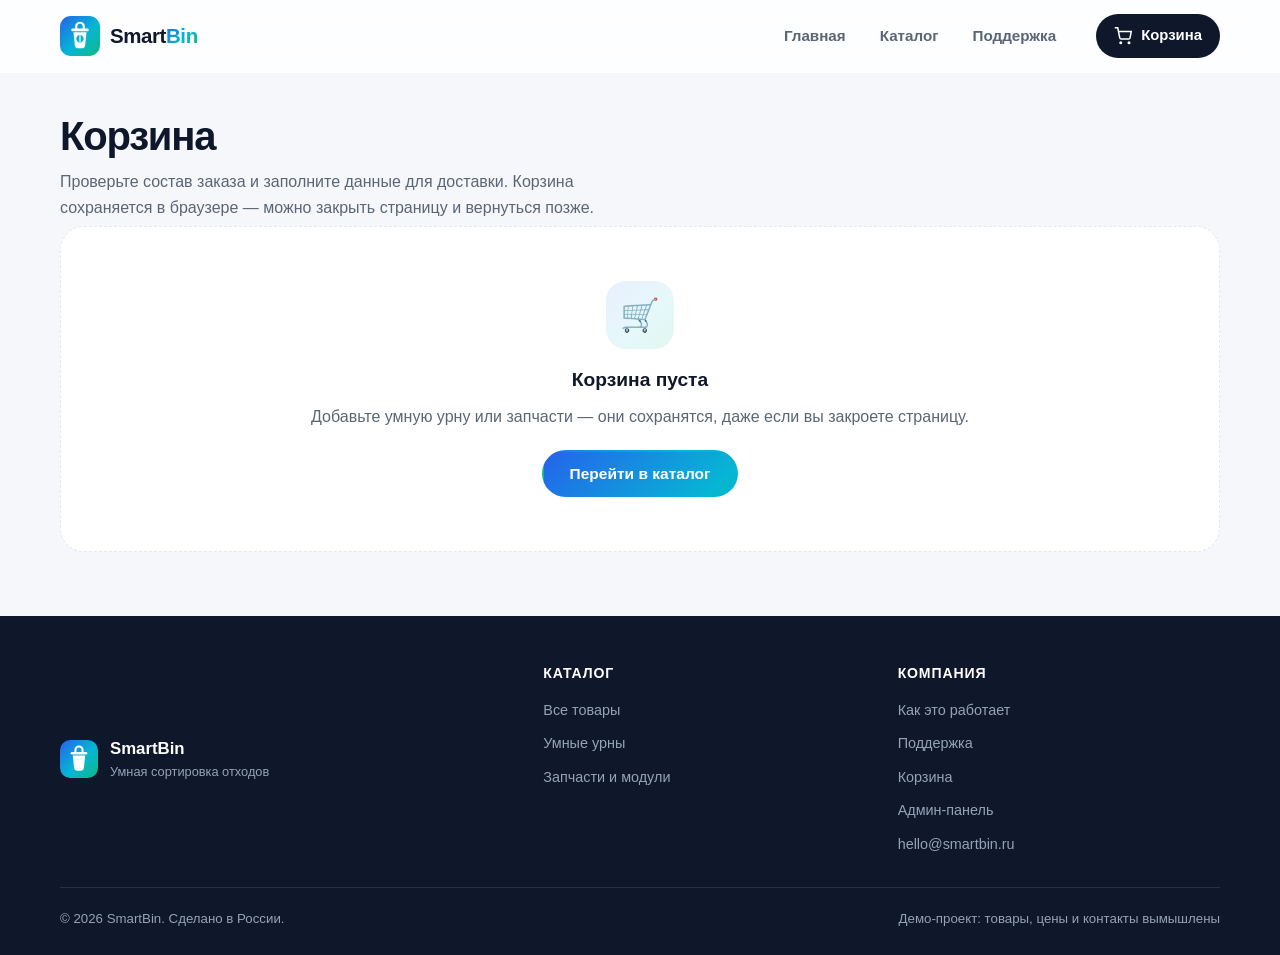
<file: cart.html>
<!DOCTYPE html>
<html lang="ru">
<head>
    <meta charset="UTF-8">
    <meta name="viewport" content="width=device-width, initial-scale=1.0">
    <title>Корзина — SmartBin</title>
    <meta name="description" content="Корзина SmartBin: состав заказа, доставка, оформление и подтверждение.">
    <link rel="icon" href="data:image/svg+xml,%3Csvg xmlns='http://www.w3.org/2000/svg' viewBox='0 0 48 48'%3E%3Cdefs%3E%3ClinearGradient id='g' x1='0' y1='0' x2='48' y2='48' gradientUnits='userSpaceOnUse'%3E%3Cstop offset='0' stop-color='%232563eb'/%3E%3Cstop offset='1' stop-color='%2310b981'/%3E%3C/linearGradient%3E%3C/defs%3E%3Crect width='48' height='48' rx='12' fill='url(%23g)'/%3E%3Crect x='13.5' y='15' width='21' height='3.4' rx='1.7' fill='%23fff'/%3E%3Cpath d='M16.2 19.6h15.6L30.2 35a4.2 4.2 0 0 1-4.17 3.8h-4.06A4.2 4.2 0 0 1 17.8 35l-1.6-15.4z' fill='%23fff'/%3E%3C/svg%3E">
    <link rel="stylesheet" href="assets/css/style.css">
</head>
<body>

<header class="site-header">
    <div class="container header-inner">
        <a class="logo-block" href="index.html" aria-label="SmartBin — на главную">
            <svg class="logo-svg" width="40" height="40" viewBox="0 0 48 48" role="img" aria-label="Логотип SmartBin">
                <defs>
                    <linearGradient id="logoGradH" x1="0" y1="0" x2="48" y2="48" gradientUnits="userSpaceOnUse">
                        <stop offset="0" stop-color="#2563eb"/>
                        <stop offset=".55" stop-color="#06b6d4"/>
                        <stop offset="1" stop-color="#10b981"/>
                    </linearGradient>
                </defs>
                <rect width="48" height="48" rx="13" fill="url(#logoGradH)"/>
                <rect x="13.5" y="15" width="21" height="3.4" rx="1.7" fill="#fff"/>
                <path d="M19.5 15v-2.4a4.5 4.5 0 0 1 9 0V15" fill="none" stroke="#fff" stroke-width="2.6" stroke-linecap="round"/>
                <path d="M16.2 19.6h15.6L30.2 35a4.2 4.2 0 0 1-4.17 3.8h-4.06A4.2 4.2 0 0 1 17.8 35l-1.6-15.4z" fill="#fff"/>
                <path d="M24 22.4c2.9.6 4.4 2.6 4.4 4.8 0 2.3-1.7 4.3-4.4 4.8-2.7-.5-4.4-2.5-4.4-4.8 0-2.2 1.5-4.2 4.4-4.8z" fill="url(#logoGradH)"/>
                <path d="M24 23.4v7.6" stroke="#fff" stroke-width="1.4" stroke-linecap="round"/>
            </svg>
            <span class="logo-word">Smart<b>Bin</b></span>
        </a>

        <button class="nav-toggle" type="button" aria-label="Открыть меню" aria-expanded="false" aria-controls="mainNav">
            <span></span>
        </button>

        <nav class="nav-links" id="mainNav" aria-label="Основная навигация">
            <a href="index.html">Главная</a>
            <a href="catalog.html">Каталог</a>
            <a href="support.html">Поддержка</a>
        </nav>

        <div class="header-actions">
            <a class="cart-link" href="cart.html" aria-current="page">
                <svg viewBox="0 0 24 24" fill="none" stroke="currentColor" stroke-width="2" aria-hidden="true">
                    <circle cx="9" cy="21" r="1"></circle>
                    <circle cx="20" cy="21" r="1"></circle>
                    <path d="M1 1h4l2.68 13.39a2 2 0 0 0 2 1.61h9.72a2 2 0 0 0 2-1.61L23 6H6"></path>
                </svg>
                Корзина
                <span class="cart-badge" data-cart-count hidden>0</span>
            </a>
        </div>
    </div>
</header>

<main class="container">
    <div class="page-head">
        <h1>Корзина</h1>
        <p>Проверьте состав заказа и заполните данные для доставки. Корзина сохраняется в браузере — можно закрыть страницу и вернуться позже.</p>
    </div>

    <div class="cart-layout" data-cart-layout hidden>
        <div>
            <section class="panel">
                <div class="panel__head">
                    <h2>Ваши товары</h2>
                    <button class="link-danger" type="button" data-clear-cart>Очистить корзину</button>
                </div>
                <div data-cart-items></div>
            </section>

            <form class="panel" id="checkoutForm" data-checkout-form novalidate style="margin-top:20px">
                <div class="panel__head">
                    <h2>Доставка и контакты</h2>
                </div>

                <div class="radio-row" role="radiogroup" aria-label="Способ получения">
                    <label class="radio-card">
                        <input type="radio" name="delivery" value="courier" checked>
                        Курьером
                    </label>
                    <label class="radio-card">
                        <input type="radio" name="delivery" value="pickup">
                        Самовывоз со склада
                    </label>
                </div>

                <div class="form-grid">
                    <div class="field">
                        <label for="customerName">Имя и фамилия</label>
                        <input class="input" id="customerName" name="customerName" type="text" autocomplete="name" placeholder="Анна Смирнова">
                        <span class="field-error">Укажите имя</span>
                    </div>

                    <div class="field">
                        <label for="customerPhone">Телефон</label>
                        <input class="input" id="customerPhone" name="customerPhone" type="tel" autocomplete="tel" placeholder="+7 900 000-00-00">
                        <span class="field-error">Укажите телефон</span>
                    </div>

                    <div class="field field--full">
                        <label for="customerEmail">Email <span class="hint">— необязательно, пришлём чек</span></label>
                        <input class="input" id="customerEmail" name="customerEmail" type="email" autocomplete="email" placeholder="you@company.ru">
                        <span class="field-error">Проверьте email</span>
                    </div>

                    <div class="field">
                        <label for="customerCity">Город</label>
                        <input class="input" id="customerCity" name="customerCity" type="text" autocomplete="address-level2" placeholder="Москва">
                        <span class="field-error">Укажите город</span>
                    </div>

                    <div class="field">
                        <label for="customerAddress">Адрес</label>
                        <input class="input" id="customerAddress" name="customerAddress" type="text" autocomplete="street-address" placeholder="ул. Пресненская, 12, оф. 45">
                        <span class="field-error">Укажите адрес</span>
                    </div>

                    <div class="field field--full">
                        <label for="customerComment">Комментарий <span class="hint">— этаж, пропуск, удобное время</span></label>
                        <textarea class="textarea" id="customerComment" name="customerComment" rows="3" placeholder="Позвоните за час до доставки"></textarea>
                    </div>
                </div>

                <label class="checkbox-row">
                    <input type="checkbox" name="agreement">
                    <span>Согласен на обработку персональных данных и принимаю условия доставки и возврата.</span>
                </label>
            </form>
        </div>

        <aside class="panel sticky-summary">
            <div class="panel__head">
                <h2>Итого</h2>
            </div>
            <div data-cart-summary></div>
            <button class="btn btn--grad btn--block" type="submit" form="checkoutForm" style="margin-top:16px">Оформить заказ</button>
            <p style="margin-top:12px;font-size:.78rem;color:var(--text-muted);line-height:1.5">
                Оплата — после подтверждения менеджером. Демо-проект: заказ сохраняется только в вашем браузере и никуда не отправляется.
            </p>
        </aside>
    </div>

    <div data-cart-empty hidden>
        <div class="empty-state">
            <div class="empty-state__icon" aria-hidden="true">🛒</div>
            <h2>Корзина пуста</h2>
            <p>Добавьте умную урну или запчасти — они сохранятся, даже если вы закроете страницу.</p>
            <a class="btn btn--grad" href="catalog.html">Перейти в каталог</a>
        </div>
    </div>

    <div class="panel" data-cart-success hidden style="margin-top:24px"></div>

    <section class="panel" data-orders hidden style="margin-top:24px">
        <div class="panel__head">
            <h2>Последние заказы</h2>
        </div>
        <div data-orders-list></div>
    </section>
</main>

<footer class="site-footer">
    <div class="container">
        <div class="footer-grid">
            <div class="footer-brand">
                <svg width="38" height="38" viewBox="0 0 48 48" role="img" aria-label="Логотип SmartBin">
                    <defs>
                        <linearGradient id="logoGradF" x1="0" y1="0" x2="48" y2="48" gradientUnits="userSpaceOnUse">
                            <stop offset="0" stop-color="#2563eb"/>
                            <stop offset=".55" stop-color="#06b6d4"/>
                            <stop offset="1" stop-color="#10b981"/>
                        </linearGradient>
                    </defs>
                    <rect width="48" height="48" rx="13" fill="url(#logoGradF)"/>
                    <rect x="13.5" y="15" width="21" height="3.4" rx="1.7" fill="#fff"/>
                    <path d="M19.5 15v-2.4a4.5 4.5 0 0 1 9 0V15" fill="none" stroke="#fff" stroke-width="2.6" stroke-linecap="round"/>
                    <path d="M16.2 19.6h15.6L30.2 35a4.2 4.2 0 0 1-4.17 3.8h-4.06A4.2 4.2 0 0 1 17.8 35l-1.6-15.4z" fill="#fff"/>
                </svg>
                <div>SmartBin<small>Умная сортировка отходов</small></div>
            </div>
            <div class="footer-col">
                <h3>Каталог</h3>
                <ul>
                    <li><a href="catalog.html">Все товары</a></li>
                    <li><a href="catalog.html?filter=bin">Умные урны</a></li>
                    <li><a href="catalog.html?filter=part">Запчасти и модули</a></li>
                </ul>
            </div>
            <div class="footer-col">
                <h3>Компания</h3>
                <ul>
                    <li><a href="index.html#how">Как это работает</a></li>
                    <li><a href="support.html">Поддержка</a></li>
                    <li><a href="cart.html">Корзина</a></li>
                    <li><a href="admin.html">Админ-панель</a></li>
                    <li><a href="mailto:hello@smartbin.ru">hello@smartbin.ru</a></li>
                </ul>
            </div>
        </div>
        <div class="footer-bottom">
            <span>© <span data-year>2026</span> SmartBin. Сделано в России.</span>
            <span>Демо-проект: товары, цены и контакты вымышлены</span>
        </div>
    </div>
</footer>

<div class="toast-stack" role="status" aria-live="polite" aria-atomic="false"></div>

<script src="assets/js/sync.js"></script>
<script src="assets/js/sync-fresh.js"></script>
<script src="assets/js/chat.js"></script>
<script src="assets/js/app.js"></script>
</body>
</html>
</file>
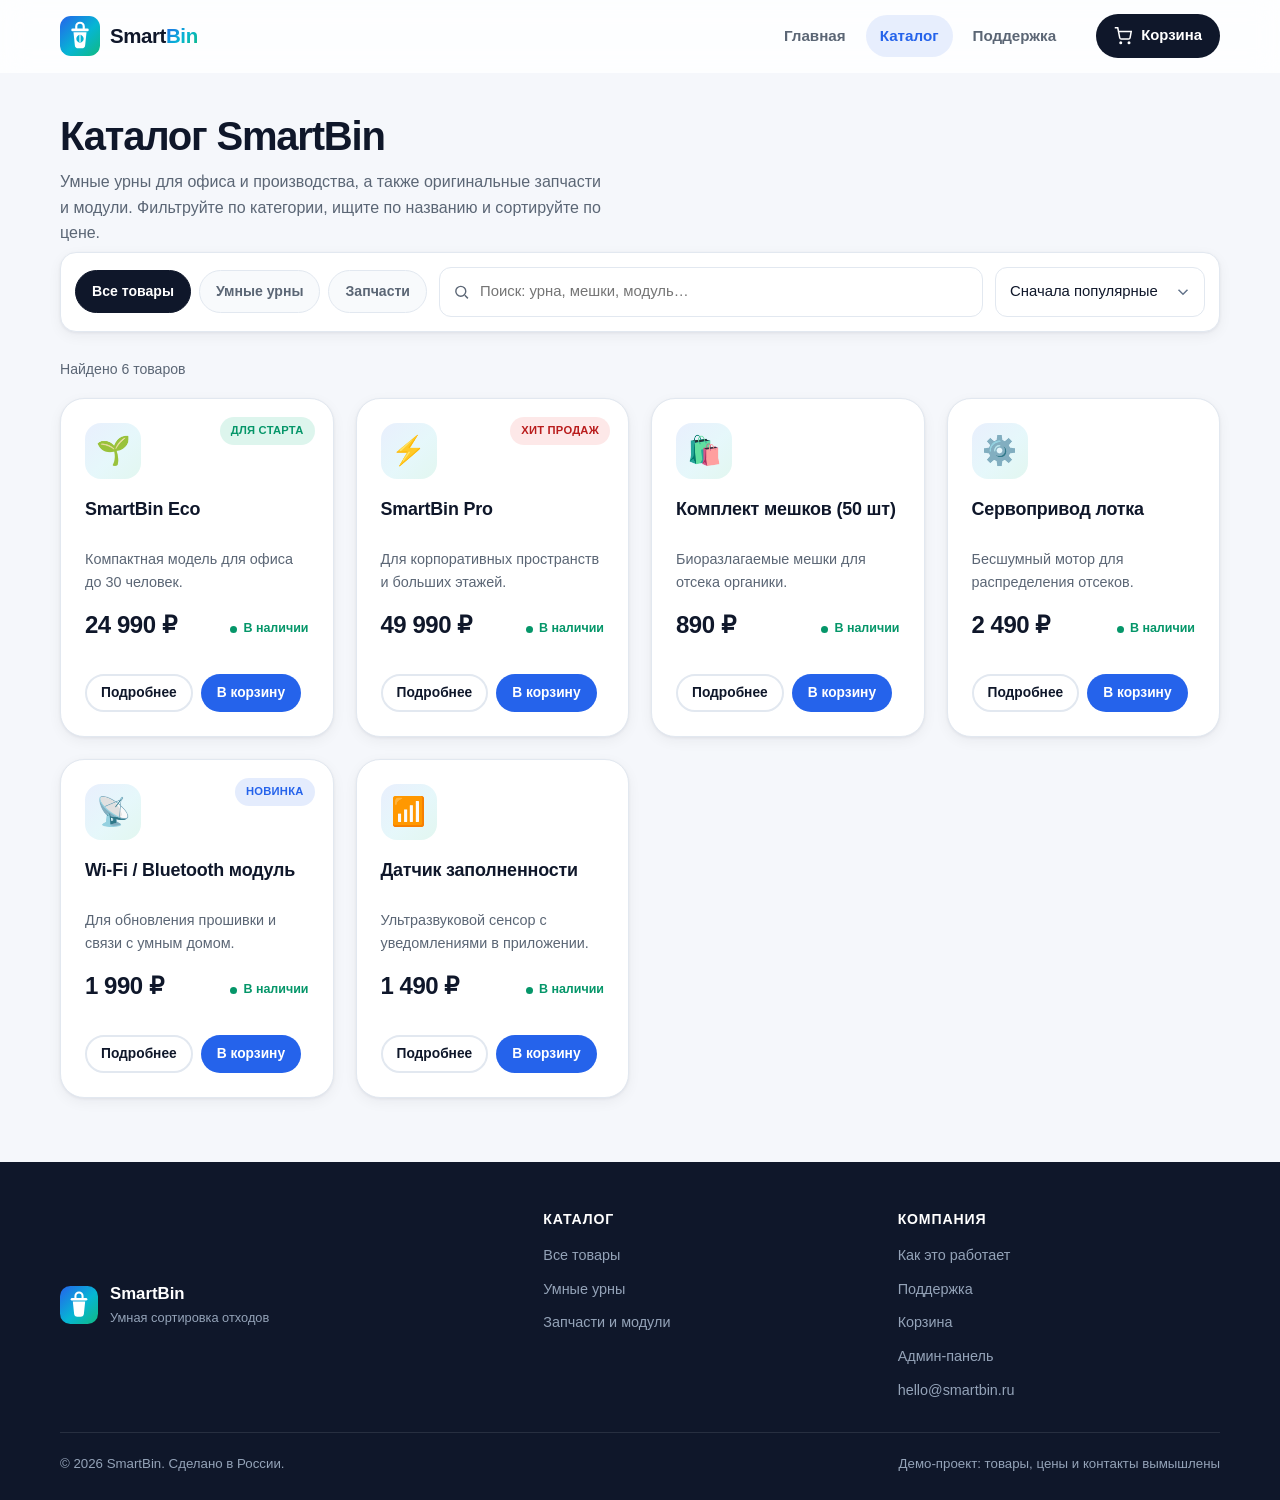
<file: catalog.html>
<!DOCTYPE html>
<html lang="ru">
<head>
    <meta charset="UTF-8">
    <meta name="viewport" content="width=device-width, initial-scale=1.0">
    <title>Каталог — SmartBin</title>
    <meta name="description" content="Умные урны SmartBin и запчасти: сервоприводы, мешки, модули связи и датчики. Фильтры по категориям, сортировка по цене, доставка по России.">
    <link rel="icon" href="data:image/svg+xml,%3Csvg xmlns='http://www.w3.org/2000/svg' viewBox='0 0 48 48'%3E%3Cdefs%3E%3ClinearGradient id='g' x1='0' y1='0' x2='48' y2='48' gradientUnits='userSpaceOnUse'%3E%3Cstop offset='0' stop-color='%232563eb'/%3E%3Cstop offset='1' stop-color='%2310b981'/%3E%3C/linearGradient%3E%3C/defs%3E%3Crect width='48' height='48' rx='12' fill='url(%23g)'/%3E%3Crect x='13.5' y='15' width='21' height='3.4' rx='1.7' fill='%23fff'/%3E%3Cpath d='M16.2 19.6h15.6L30.2 35a4.2 4.2 0 0 1-4.17 3.8h-4.06A4.2 4.2 0 0 1 17.8 35l-1.6-15.4z' fill='%23fff'/%3E%3C/svg%3E">
    <link rel="stylesheet" href="assets/css/style.css">
</head>
<body>

<header class="site-header">
    <div class="container header-inner">
        <a class="logo-block" href="index.html" aria-label="SmartBin — на главную">
            <svg class="logo-svg" width="40" height="40" viewBox="0 0 48 48" role="img" aria-label="Логотип SmartBin">
                <defs>
                    <linearGradient id="logoGradH" x1="0" y1="0" x2="48" y2="48" gradientUnits="userSpaceOnUse">
                        <stop offset="0" stop-color="#2563eb"/>
                        <stop offset=".55" stop-color="#06b6d4"/>
                        <stop offset="1" stop-color="#10b981"/>
                    </linearGradient>
                </defs>
                <rect width="48" height="48" rx="13" fill="url(#logoGradH)"/>
                <rect x="13.5" y="15" width="21" height="3.4" rx="1.7" fill="#fff"/>
                <path d="M19.5 15v-2.4a4.5 4.5 0 0 1 9 0V15" fill="none" stroke="#fff" stroke-width="2.6" stroke-linecap="round"/>
                <path d="M16.2 19.6h15.6L30.2 35a4.2 4.2 0 0 1-4.17 3.8h-4.06A4.2 4.2 0 0 1 17.8 35l-1.6-15.4z" fill="#fff"/>
                <path d="M24 22.4c2.9.6 4.4 2.6 4.4 4.8 0 2.3-1.7 4.3-4.4 4.8-2.7-.5-4.4-2.5-4.4-4.8 0-2.2 1.5-4.2 4.4-4.8z" fill="url(#logoGradH)"/>
                <path d="M24 23.4v7.6" stroke="#fff" stroke-width="1.4" stroke-linecap="round"/>
            </svg>
            <span class="logo-word">Smart<b>Bin</b></span>
        </a>

        <button class="nav-toggle" type="button" aria-label="Открыть меню" aria-expanded="false" aria-controls="mainNav">
            <span></span>
        </button>

        <nav class="nav-links" id="mainNav" aria-label="Основная навигация">
            <a href="index.html">Главная</a>
            <a href="catalog.html" aria-current="page">Каталог</a>
            <a href="support.html">Поддержка</a>
        </nav>

        <div class="header-actions">
            <a class="cart-link" href="cart.html">
                <svg viewBox="0 0 24 24" fill="none" stroke="currentColor" stroke-width="2" aria-hidden="true">
                    <circle cx="9" cy="21" r="1"></circle>
                    <circle cx="20" cy="21" r="1"></circle>
                    <path d="M1 1h4l2.68 13.39a2 2 0 0 0 2 1.61h9.72a2 2 0 0 0 2-1.61L23 6H6"></path>
                </svg>
                Корзина
                <span class="cart-badge" data-cart-count hidden>0</span>
            </a>
        </div>
    </div>
</header>

<main class="container">
    <div class="page-head">
        <h1>Каталог SmartBin</h1>
        <p>Умные урны для офиса и производства, а также оригинальные запчасти и модули. Фильтруйте по категории, ищите по названию и сортируйте по цене.</p>
    </div>

    <div class="toolbar">
        <div class="chips" role="group" aria-label="Фильтр по категории">
            <button class="chip is-active" type="button" data-filter="all">Все товары</button>
            <button class="chip" type="button" data-filter="bin">Умные урны</button>
            <button class="chip" type="button" data-filter="part">Запчасти</button>
        </div>

        <div class="search-field">
            <svg viewBox="0 0 24 24" fill="none" stroke="currentColor" stroke-width="2" aria-hidden="true">
                <circle cx="11" cy="11" r="7"></circle>
                <path d="M21 21l-4.3-4.3"></path>
            </svg>
            <label class="visually-hidden" for="catalogSearch">Поиск по каталогу</label>
            <input class="input" id="catalogSearch" type="search" placeholder="Поиск: урна, мешки, модуль…" data-search>
        </div>

        <label class="visually-hidden" for="catalogSort">Сортировка</label>
        <select class="select" id="catalogSort" style="flex:0 1 210px" data-sort>
            <option value="popular">Сначала популярные</option>
            <option value="price-asc">Цена: по возрастанию</option>
            <option value="price-desc">Цена: по убыванию</option>
        </select>
    </div>

    <p class="results-note" data-results-note></p>

    <div class="cards-grid" data-catalog></div>

    <noscript>
        <p class="results-note">Для работы фильтров и корзины включите JavaScript — каталог собирается на клиенте.</p>
    </noscript>
</main>

<footer class="site-footer">
    <div class="container">
        <div class="footer-grid">
            <div class="footer-brand">
                <svg width="38" height="38" viewBox="0 0 48 48" role="img" aria-label="Логотип SmartBin">
                    <defs>
                        <linearGradient id="logoGradF" x1="0" y1="0" x2="48" y2="48" gradientUnits="userSpaceOnUse">
                            <stop offset="0" stop-color="#2563eb"/>
                            <stop offset=".55" stop-color="#06b6d4"/>
                            <stop offset="1" stop-color="#10b981"/>
                        </linearGradient>
                    </defs>
                    <rect width="48" height="48" rx="13" fill="url(#logoGradF)"/>
                    <rect x="13.5" y="15" width="21" height="3.4" rx="1.7" fill="#fff"/>
                    <path d="M19.5 15v-2.4a4.5 4.5 0 0 1 9 0V15" fill="none" stroke="#fff" stroke-width="2.6" stroke-linecap="round"/>
                    <path d="M16.2 19.6h15.6L30.2 35a4.2 4.2 0 0 1-4.17 3.8h-4.06A4.2 4.2 0 0 1 17.8 35l-1.6-15.4z" fill="#fff"/>
                </svg>
                <div>SmartBin<small>Умная сортировка отходов</small></div>
            </div>
            <div class="footer-col">
                <h3>Каталог</h3>
                <ul>
                    <li><a href="catalog.html">Все товары</a></li>
                    <li><a href="catalog.html?filter=bin">Умные урны</a></li>
                    <li><a href="catalog.html?filter=part">Запчасти и модули</a></li>
                </ul>
            </div>
            <div class="footer-col">
                <h3>Компания</h3>
                <ul>
                    <li><a href="index.html#how">Как это работает</a></li>
                    <li><a href="support.html">Поддержка</a></li>
                    <li><a href="cart.html">Корзина</a></li>
                    <li><a href="admin.html">Админ-панель</a></li>
                    <li><a href="mailto:hello@smartbin.ru">hello@smartbin.ru</a></li>
                </ul>
            </div>
        </div>
        <div class="footer-bottom">
            <span>© <span data-year>2026</span> SmartBin. Сделано в России.</span>
            <span>Демо-проект: товары, цены и контакты вымышлены</span>
        </div>
    </div>
</footer>

<div class="toast-stack" role="status" aria-live="polite" aria-atomic="false"></div>

<script src="assets/js/sync.js"></script>
<script src="assets/js/sync-fresh.js"></script>
<script src="assets/js/app.js"></script>
</body>
</html>
</file>
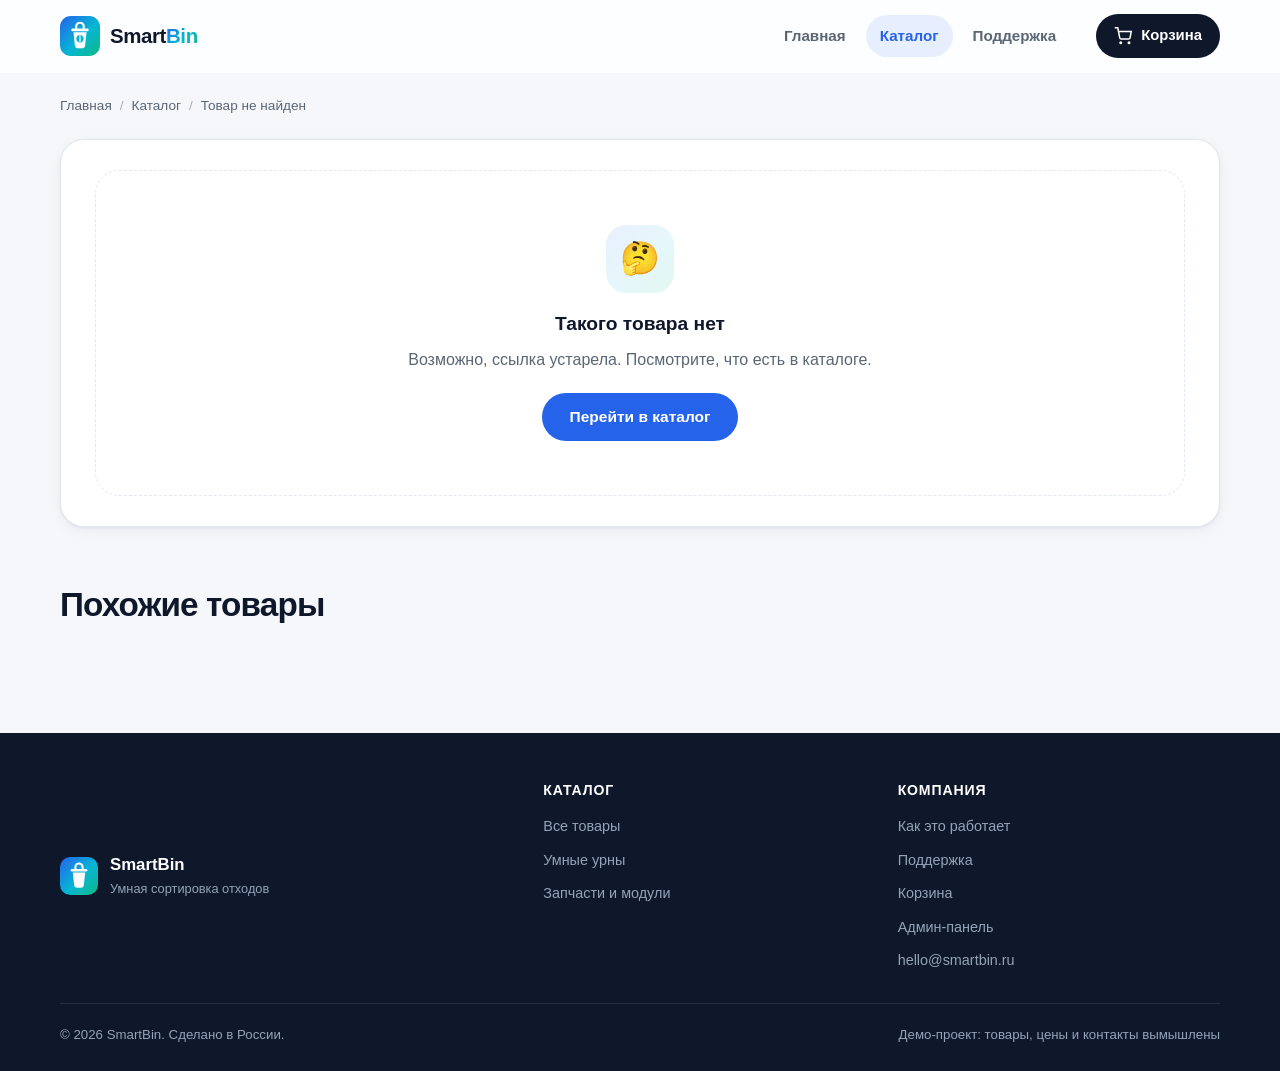
<file: product.html>
<!DOCTYPE html>
<html lang="ru">
<head>
    <meta charset="UTF-8">
    <meta name="viewport" content="width=device-width, initial-scale=1.0">
    <title>Товар — SmartBin</title>
    <meta name="description" content="Подробное описание модели SmartBin: характеристики, комплектация и условия доставки.">
    <link rel="icon" href="data:image/svg+xml,%3Csvg xmlns='http://www.w3.org/2000/svg' viewBox='0 0 48 48'%3E%3Cdefs%3E%3ClinearGradient id='g' x1='0' y1='0' x2='48' y2='48' gradientUnits='userSpaceOnUse'%3E%3Cstop offset='0' stop-color='%232563eb'/%3E%3Cstop offset='1' stop-color='%2310b981'/%3E%3C/linearGradient%3E%3C/defs%3E%3Crect width='48' height='48' rx='12' fill='url(%23g)'/%3E%3Crect x='13.5' y='15' width='21' height='3.4' rx='1.7' fill='%23fff'/%3E%3Cpath d='M16.2 19.6h15.6L30.2 35a4.2 4.2 0 0 1-4.17 3.8h-4.06A4.2 4.2 0 0 1 17.8 35l-1.6-15.4z' fill='%23fff'/%3E%3C/svg%3E">
    <link rel="stylesheet" href="assets/css/style.css">
</head>
<body>

<header class="site-header">
    <div class="container header-inner">
        <a class="logo-block" href="index.html" aria-label="SmartBin — на главную">
            <svg class="logo-svg" width="40" height="40" viewBox="0 0 48 48" role="img" aria-label="Логотип SmartBin">
                <defs>
                    <linearGradient id="logoGradH" x1="0" y1="0" x2="48" y2="48" gradientUnits="userSpaceOnUse">
                        <stop offset="0" stop-color="#2563eb"/>
                        <stop offset=".55" stop-color="#06b6d4"/>
                        <stop offset="1" stop-color="#10b981"/>
                    </linearGradient>
                </defs>
                <rect width="48" height="48" rx="13" fill="url(#logoGradH)"/>
                <rect x="13.5" y="15" width="21" height="3.4" rx="1.7" fill="#fff"/>
                <path d="M19.5 15v-2.4a4.5 4.5 0 0 1 9 0V15" fill="none" stroke="#fff" stroke-width="2.6" stroke-linecap="round"/>
                <path d="M16.2 19.6h15.6L30.2 35a4.2 4.2 0 0 1-4.17 3.8h-4.06A4.2 4.2 0 0 1 17.8 35l-1.6-15.4z" fill="#fff"/>
                <path d="M24 22.4c2.9.6 4.4 2.6 4.4 4.8 0 2.3-1.7 4.3-4.4 4.8-2.7-.5-4.4-2.5-4.4-4.8 0-2.2 1.5-4.2 4.4-4.8z" fill="url(#logoGradH)"/>
                <path d="M24 23.4v7.6" stroke="#fff" stroke-width="1.4" stroke-linecap="round"/>
            </svg>
            <span class="logo-word">Smart<b>Bin</b></span>
        </a>

        <button class="nav-toggle" type="button" aria-label="Открыть меню" aria-expanded="false" aria-controls="mainNav">
            <span></span>
        </button>

        <nav class="nav-links" id="mainNav" aria-label="Основная навигация">
            <a href="index.html">Главная</a>
            <a href="catalog.html" aria-current="page">Каталог</a>
            <a href="support.html">Поддержка</a>
        </nav>

        <div class="header-actions">
            <a class="cart-link" href="cart.html">
                <svg viewBox="0 0 24 24" fill="none" stroke="currentColor" stroke-width="2" aria-hidden="true">
                    <circle cx="9" cy="21" r="1"></circle>
                    <circle cx="20" cy="21" r="1"></circle>
                    <path d="M1 1h4l2.68 13.39a2 2 0 0 0 2 1.61h9.72a2 2 0 0 0 2-1.61L23 6H6"></path>
                </svg>
                Корзина
                <span class="cart-badge" data-cart-count hidden>0</span>
            </a>
        </div>
    </div>
</header>

<main class="container">
    <nav class="breadcrumbs" aria-label="Хлебные крошки">
        <a href="index.html">Главная</a>
        <span class="sep" aria-hidden="true">/</span>
        <a href="catalog.html">Каталог</a>
        <span class="sep" aria-hidden="true">/</span>
        <span data-product-crumb>Товар</span>
    </nav>

    <div class="product-detail" data-product>
        <p class="results-note">Загружаем карточку товара…</p>
    </div>

    <section class="section">
        <div class="section-head section-head--left">
            <h2 class="section-title">Похожие товары</h2>
        </div>
        <div class="cards-grid" data-related></div>
    </section>
</main>

<footer class="site-footer">
    <div class="container">
        <div class="footer-grid">
            <div class="footer-brand">
                <svg width="38" height="38" viewBox="0 0 48 48" role="img" aria-label="Логотип SmartBin">
                    <defs>
                        <linearGradient id="logoGradF" x1="0" y1="0" x2="48" y2="48" gradientUnits="userSpaceOnUse">
                            <stop offset="0" stop-color="#2563eb"/>
                            <stop offset=".55" stop-color="#06b6d4"/>
                            <stop offset="1" stop-color="#10b981"/>
                        </linearGradient>
                    </defs>
                    <rect width="48" height="48" rx="13" fill="url(#logoGradF)"/>
                    <rect x="13.5" y="15" width="21" height="3.4" rx="1.7" fill="#fff"/>
                    <path d="M19.5 15v-2.4a4.5 4.5 0 0 1 9 0V15" fill="none" stroke="#fff" stroke-width="2.6" stroke-linecap="round"/>
                    <path d="M16.2 19.6h15.6L30.2 35a4.2 4.2 0 0 1-4.17 3.8h-4.06A4.2 4.2 0 0 1 17.8 35l-1.6-15.4z" fill="#fff"/>
                </svg>
                <div>SmartBin<small>Умная сортировка отходов</small></div>
            </div>
            <div class="footer-col">
                <h3>Каталог</h3>
                <ul>
                    <li><a href="catalog.html">Все товары</a></li>
                    <li><a href="catalog.html?filter=bin">Умные урны</a></li>
                    <li><a href="catalog.html?filter=part">Запчасти и модули</a></li>
                </ul>
            </div>
            <div class="footer-col">
                <h3>Компания</h3>
                <ul>
                    <li><a href="index.html#how">Как это работает</a></li>
                    <li><a href="support.html">Поддержка</a></li>
                    <li><a href="cart.html">Корзина</a></li>
                    <li><a href="admin.html">Админ-панель</a></li>
                    <li><a href="mailto:hello@smartbin.ru">hello@smartbin.ru</a></li>
                </ul>
            </div>
        </div>
        <div class="footer-bottom">
            <span>© <span data-year>2026</span> SmartBin. Сделано в России.</span>
            <span>Демо-проект: товары, цены и контакты вымышлены</span>
        </div>
    </div>
</footer>

<div class="toast-stack" role="status" aria-live="polite" aria-atomic="false"></div>

<script src="assets/js/sync.js"></script>
<script src="assets/js/sync-fresh.js"></script>
<script src="assets/js/app.js"></script>
</body>
</html>
</file>
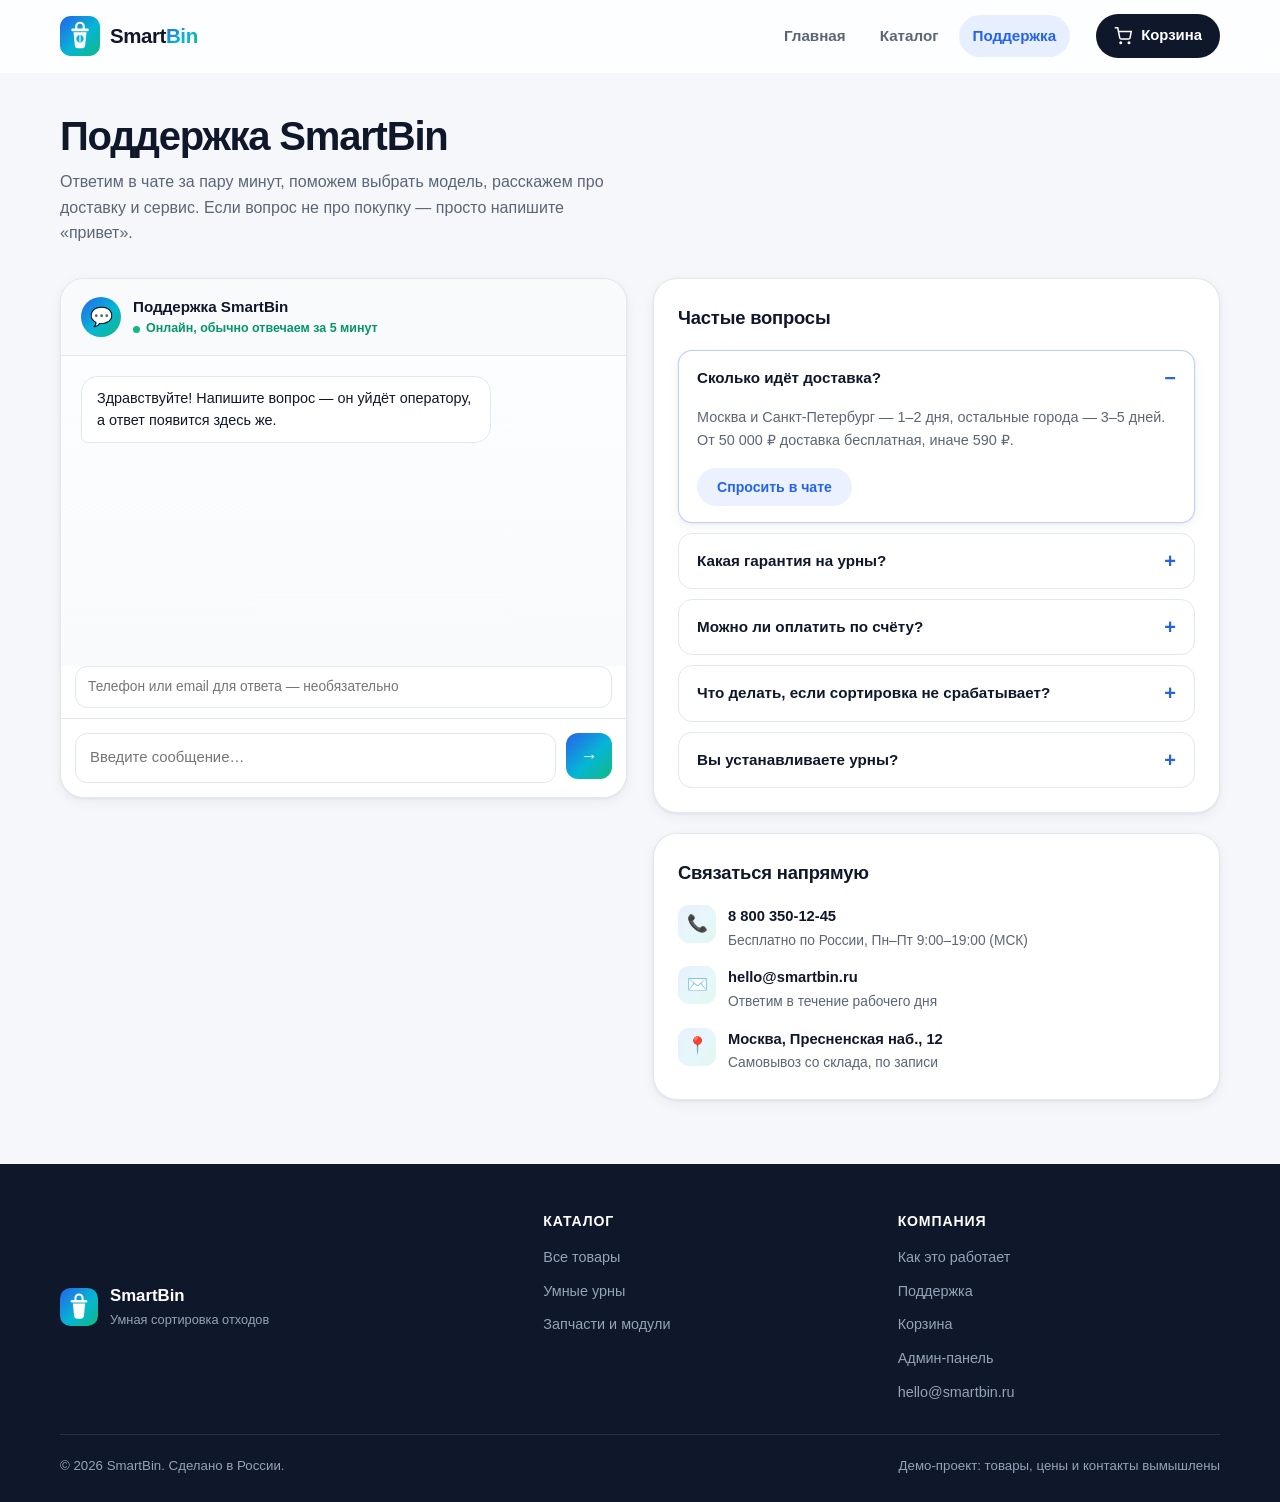
<file: support.html>
<!DOCTYPE html>
<html lang="ru">
<head>
    <meta charset="UTF-8">
    <meta name="viewport" content="width=device-width, initial-scale=1.0">
    <title>Поддержка — SmartBin</title>
    <meta name="description" content="Поддержка SmartBin: чат с оператором, частые вопросы о доставке, гарантии и оплате, контакты.">
    <link rel="icon" href="data:image/svg+xml,%3Csvg xmlns='http://www.w3.org/2000/svg' viewBox='0 0 48 48'%3E%3Cdefs%3E%3ClinearGradient id='g' x1='0' y1='0' x2='48' y2='48' gradientUnits='userSpaceOnUse'%3E%3Cstop offset='0' stop-color='%232563eb'/%3E%3Cstop offset='1' stop-color='%2310b981'/%3E%3C/linearGradient%3E%3C/defs%3E%3Crect width='48' height='48' rx='12' fill='url(%23g)'/%3E%3Crect x='13.5' y='15' width='21' height='3.4' rx='1.7' fill='%23fff'/%3E%3Cpath d='M16.2 19.6h15.6L30.2 35a4.2 4.2 0 0 1-4.17 3.8h-4.06A4.2 4.2 0 0 1 17.8 35l-1.6-15.4z' fill='%23fff'/%3E%3C/svg%3E">
    <link rel="stylesheet" href="assets/css/style.css">
</head>
<body>

<header class="site-header">
    <div class="container header-inner">
        <a class="logo-block" href="index.html" aria-label="SmartBin — на главную">
            <svg class="logo-svg" width="40" height="40" viewBox="0 0 48 48" role="img" aria-label="Логотип SmartBin">
                <defs>
                    <linearGradient id="logoGradH" x1="0" y1="0" x2="48" y2="48" gradientUnits="userSpaceOnUse">
                        <stop offset="0" stop-color="#2563eb"/>
                        <stop offset=".55" stop-color="#06b6d4"/>
                        <stop offset="1" stop-color="#10b981"/>
                    </linearGradient>
                </defs>
                <rect width="48" height="48" rx="13" fill="url(#logoGradH)"/>
                <rect x="13.5" y="15" width="21" height="3.4" rx="1.7" fill="#fff"/>
                <path d="M19.5 15v-2.4a4.5 4.5 0 0 1 9 0V15" fill="none" stroke="#fff" stroke-width="2.6" stroke-linecap="round"/>
                <path d="M16.2 19.6h15.6L30.2 35a4.2 4.2 0 0 1-4.17 3.8h-4.06A4.2 4.2 0 0 1 17.8 35l-1.6-15.4z" fill="#fff"/>
                <path d="M24 22.4c2.9.6 4.4 2.6 4.4 4.8 0 2.3-1.7 4.3-4.4 4.8-2.7-.5-4.4-2.5-4.4-4.8 0-2.2 1.5-4.2 4.4-4.8z" fill="url(#logoGradH)"/>
                <path d="M24 23.4v7.6" stroke="#fff" stroke-width="1.4" stroke-linecap="round"/>
            </svg>
            <span class="logo-word">Smart<b>Bin</b></span>
        </a>

        <button class="nav-toggle" type="button" aria-label="Открыть меню" aria-expanded="false" aria-controls="mainNav">
            <span></span>
        </button>

        <nav class="nav-links" id="mainNav" aria-label="Основная навигация">
            <a href="index.html">Главная</a>
            <a href="catalog.html">Каталог</a>
            <a href="support.html" aria-current="page">Поддержка</a>
        </nav>

        <div class="header-actions">
            <a class="cart-link" href="cart.html">
                <svg viewBox="0 0 24 24" fill="none" stroke="currentColor" stroke-width="2" aria-hidden="true">
                    <circle cx="9" cy="21" r="1"></circle>
                    <circle cx="20" cy="21" r="1"></circle>
                    <path d="M1 1h4l2.68 13.39a2 2 0 0 0 2 1.61h9.72a2 2 0 0 0 2-1.61L23 6H6"></path>
                </svg>
                Корзина
                <span class="cart-badge" data-cart-count hidden>0</span>
            </a>
        </div>
    </div>
</header>

<main class="container">
    <div class="page-head">
        <h1>Поддержка SmartBin</h1>
        <p>Ответим в чате за пару минут, поможем выбрать модель, расскажем про доставку и сервис. Если вопрос не про покупку — просто напишите «привет».</p>
    </div>

    <div class="support-layout">
        <form class="chat" data-chat-form aria-label="Чат поддержки">
            <div class="chat__head">
                <div class="chat__avatar" aria-hidden="true">💬</div>
                <div>
                    <b>Поддержка SmartBin</b>
                    <small>Онлайн, обычно отвечаем за 5 минут</small>
                </div>
            </div>

            <div class="chat__body" data-chat-body aria-live="polite">
                <div class="message bot">Здравствуйте! Я помогу подобрать урну, расскажу про доставку и гарантию. Спрашивайте — или выберите готовый вопрос справа.</div>
            </div>

            <div class="chat__contact">
                <label class="visually-hidden" for="chatContact">Контакт для ответа</label>
                <input class="input" id="chatContact" type="text" placeholder="Телефон или email для ответа — необязательно" autocomplete="off" data-chat-contact>
            </div>

            <div class="chat__footer">
                <label class="visually-hidden" for="chatInput">Сообщение</label>
                <input class="input" id="chatInput" type="text" placeholder="Введите сообщение…" autocomplete="off" data-chat-input>
                <button class="chat-send" type="submit" aria-label="Отправить сообщение">→</button>
            </div>
        </form>

        <div>
            <section class="panel">
                <div class="panel__head">
                    <h2>Частые вопросы</h2>
                </div>
                <div class="faq">
                    <details open>
                        <summary>Сколько идёт доставка?</summary>
                        <p>Москва и Санкт-Петербург — 1–2 дня, остальные города — 3–5 дней. От 50 000 ₽ доставка бесплатная, иначе 590 ₽.</p>
                        <p><button class="btn btn--sm btn--ghost" type="button" data-faq-question="Сколько идёт доставка?">Спросить в чате</button></p>
                    </details>
                    <details>
                        <summary>Какая гарантия на урны?</summary>
                        <p>2 года на SmartBin Eco, 3 года на Pro и 1 год на комплектующие. Сервис и запчасти — со склада в Москве.</p>
                        <p><button class="btn btn--sm btn--ghost" type="button" data-faq-question="Какая гарантия на урны?">Спросить в чате</button></p>
                    </details>
                    <details>
                        <summary>Можно ли оплатить по счёту?</summary>
                        <p>Да, для юридических лиц выставляем счёт в течение часа после подтверждения заказа. Также принимаем карты и СБП.</p>
                        <p><button class="btn btn--sm btn--ghost" type="button" data-faq-question="Можно ли оплатить по счёту?">Спросить в чате</button></p>
                    </details>
                    <details>
                        <summary>Что делать, если сортировка не срабатывает?</summary>
                        <p>Напишите в чат и опишите симптом. Чаще всего помогает калибровка лотка — пришлём инструкцию или заменим сервопривод по гарантии.</p>
                        <p><button class="btn btn--sm btn--ghost" type="button" data-faq-question="Сортировка не срабатывает, что делать?">Спросить в чате</button></p>
                    </details>
                    <details>
                        <summary>Вы устанавливаете урны?</summary>
                        <p>В Москве и Санкт-Петербурге — бесплатная установка и настройка приложения. В регионах подключим удалённо по видеосвязи.</p>
                        <p><button class="btn btn--sm btn--ghost" type="button" data-faq-question="Вы устанавливаете урны?">Спросить в чате</button></p>
                    </details>
                </div>
            </section>

            <section class="panel" style="margin-top:20px">
                <div class="panel__head">
                    <h2>Связаться напрямую</h2>
                </div>
                <div class="contact-list">
                    <div class="contact-item">
                        <div class="contact-item__ico" aria-hidden="true">📞</div>
                        <div><b><a href="tel:+78003501245">8 800 350-12-45</a></b><span>Бесплатно по России, Пн–Пт 9:00–19:00 (МСК)</span></div>
                    </div>
                    <div class="contact-item">
                        <div class="contact-item__ico" aria-hidden="true">✉️</div>
                        <div><b><a href="mailto:hello@smartbin.ru">hello@smartbin.ru</a></b><span>Ответим в течение рабочего дня</span></div>
                    </div>
                    <div class="contact-item">
                        <div class="contact-item__ico" aria-hidden="true">📍</div>
                        <div><b>Москва, Пресненская наб., 12</b><span>Самовывоз со склада, по записи</span></div>
                    </div>
                </div>
            </section>
        </div>
    </div>
</main>

<footer class="site-footer">
    <div class="container">
        <div class="footer-grid">
            <div class="footer-brand">
                <svg width="38" height="38" viewBox="0 0 48 48" role="img" aria-label="Логотип SmartBin">
                    <defs>
                        <linearGradient id="logoGradF" x1="0" y1="0" x2="48" y2="48" gradientUnits="userSpaceOnUse">
                            <stop offset="0" stop-color="#2563eb"/>
                            <stop offset=".55" stop-color="#06b6d4"/>
                            <stop offset="1" stop-color="#10b981"/>
                        </linearGradient>
                    </defs>
                    <rect width="48" height="48" rx="13" fill="url(#logoGradF)"/>
                    <rect x="13.5" y="15" width="21" height="3.4" rx="1.7" fill="#fff"/>
                    <path d="M19.5 15v-2.4a4.5 4.5 0 0 1 9 0V15" fill="none" stroke="#fff" stroke-width="2.6" stroke-linecap="round"/>
                    <path d="M16.2 19.6h15.6L30.2 35a4.2 4.2 0 0 1-4.17 3.8h-4.06A4.2 4.2 0 0 1 17.8 35l-1.6-15.4z" fill="#fff"/>
                </svg>
                <div>SmartBin<small>Умная сортировка отходов</small></div>
            </div>
            <div class="footer-col">
                <h3>Каталог</h3>
                <ul>
                    <li><a href="catalog.html">Все товары</a></li>
                    <li><a href="catalog.html?filter=bin">Умные урны</a></li>
                    <li><a href="catalog.html?filter=part">Запчасти и модули</a></li>
                </ul>
            </div>
            <div class="footer-col">
                <h3>Компания</h3>
                <ul>
                    <li><a href="index.html#how">Как это работает</a></li>
                    <li><a href="support.html">Поддержка</a></li>
                    <li><a href="cart.html">Корзина</a></li>
                    <li><a href="admin.html">Админ-панель</a></li>
                    <li><a href="mailto:hello@smartbin.ru">hello@smartbin.ru</a></li>
                </ul>
            </div>
        </div>
        <div class="footer-bottom">
            <span>© <span data-year>2026</span> SmartBin. Сделано в России.</span>
            <span>Демо-проект: товары, цены и контакты вымышлены</span>
        </div>
    </div>
</footer>

<div class="toast-stack" role="status" aria-live="polite" aria-atomic="false"></div>

<script src="assets/js/sync.js"></script>
<script src="assets/js/sync-fresh.js"></script>
<script src="assets/js/chat.js"></script>
<script src="assets/js/app.js"></script>
</body>
</html>
</file>
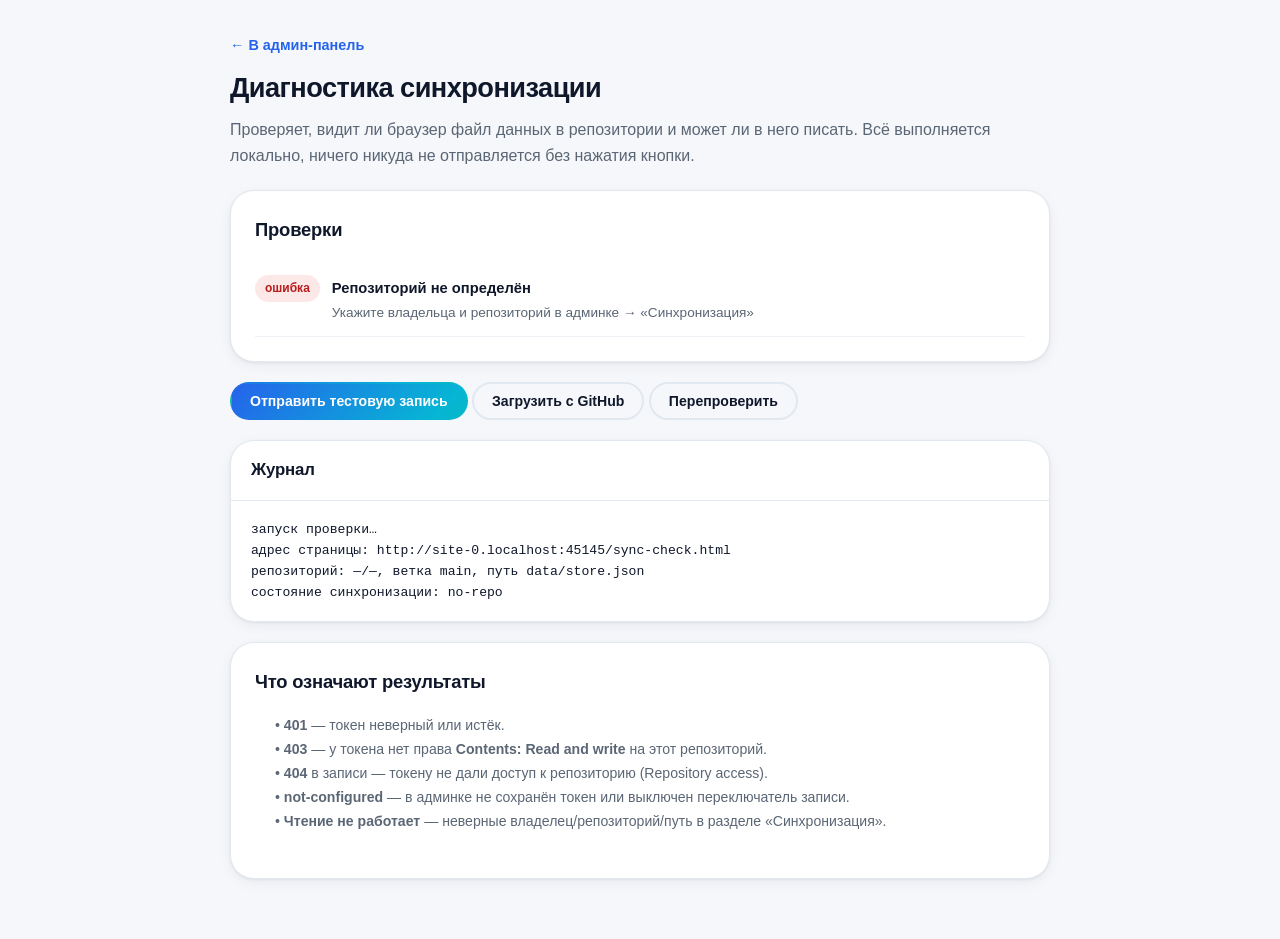
<file: sync-check.html>
<!DOCTYPE html>
<html lang="ru">
<head>
    <meta charset="UTF-8">
    <meta name="viewport" content="width=device-width, initial-scale=1.0">
    <title>Диагностика синхронизации — SmartBin</title>
    <meta name="robots" content="noindex, nofollow">
    <link rel="icon" href="data:image/svg+xml,%3Csvg xmlns='http://www.w3.org/2000/svg' viewBox='0 0 48 48'%3E%3Crect width='48' height='48' rx='12' fill='%232563eb'/%3E%3C/svg%3E">
    <link rel="stylesheet" href="assets/css/style.css">
</head>
<body class="admin-body">

<main style="max-width:860px;margin:0 auto;padding:32px 20px 60px">
    <p style="margin-bottom:8px"><a href="admin.html" style="color:var(--primary);font-weight:600;font-size:.9rem">← В админ-панель</a></p>
    <h1 style="font-size:1.7rem;letter-spacing:-.02em;margin-bottom:8px">Диагностика синхронизации</h1>
    <p style="color:var(--text-muted);margin-bottom:22px">
        Проверяет, видит ли браузер файл данных в репозитории и может ли в него писать.
        Всё выполняется локально, ничего никуда не отправляется без нажатия кнопки.
    </p>

    <div class="panel" style="margin-bottom:20px">
        <div class="panel__head"><h2>Проверки</h2></div>
        <div id="rows"></div>
    </div>

    <div class="admin-actions" style="margin-bottom:20px">
        <button class="btn btn--sm btn--grad" type="button" id="btnPush">Отправить тестовую запись</button>
        <button class="btn btn--sm btn--outline" type="button" id="btnPull">Загрузить с GitHub</button>
        <button class="btn btn--sm btn--outline" type="button" id="btnRerun">Перепроверить</button>
    </div>

    <div class="table-wrap">
        <div class="table-wrap__head"><h2>Журнал</h2></div>
        <pre id="log" style="padding:18px 20px;font-size:.82rem;line-height:1.6;white-space:pre-wrap;word-break:break-word;margin:0;color:var(--text-dark)">проверяю…</pre>
    </div>

    <div class="panel" style="margin-top:20px">
        <div class="panel__head"><h2>Что означают результаты</h2></div>
        <ul style="padding:0 20px 20px;color:var(--text-muted);font-size:.88rem;line-height:1.7;list-style:none">
            <li>• <b>401</b> — токен неверный или истёк.</li>
            <li>• <b>403</b> — у токена нет права <b>Contents: Read and write</b> на этот репозиторий.</li>
            <li>• <b>404</b> в записи — токену не дали доступ к репозиторию (Repository access).</li>
            <li>• <b>not-configured</b> — в админке не сохранён токен или выключен переключатель записи.</li>
            <li>• <b>Чтение не работает</b> — неверные владелец/репозиторий/путь в разделе «Синхронизация».</li>
        </ul>
    </div>
</main>

<script src="assets/js/sync.js"></script>
<script>
    (function () {
        'use strict';

        var rowsEl = document.getElementById('rows');
        var logEl = document.getElementById('log');
        var params = new URLSearchParams(window.location.search);
        var repoOverride = params.get('repo');

        function log(text) {
            logEl.textContent += '\n' + text;
        }

        function row(label, tone, detail) {
            var wrap = document.createElement('div');
            wrap.style.cssText = 'display:flex;gap:12px;align-items:flex-start;padding:12px 0;border-bottom:1px solid #eef2f7';
            var pill = document.createElement('span');
            pill.className = 'pill ' + (tone === 'ok' ? 'pill--done' : tone === 'bad' ? 'pill--danger' : tone === 'warn' ? 'pill--progress' : 'pill--new');
            pill.textContent = tone === 'ok' ? 'ок' : tone === 'bad' ? 'ошибка' : tone === 'warn' ? 'внимание' : 'инфо';
            pill.style.flex = '0 0 auto';
            var body = document.createElement('div');
            var title = document.createElement('b');
            title.textContent = label;
            title.style.fontSize = '.92rem';
            var desc = document.createElement('div');
            desc.textContent = detail;
            desc.style.cssText = 'color:var(--text-muted);font-size:.85rem;margin-top:2px';
            body.appendChild(title);
            body.appendChild(desc);
            wrap.appendChild(pill);
            wrap.appendChild(body);
            rowsEl.appendChild(wrap);
        }

        function decode(base64) {
            var binary = atob(String(base64).replace(/\s/g, ''));
            var bytes = new Uint8Array(binary.length);
            for (var i = 0; i < binary.length; i += 1) bytes[i] = binary.charCodeAt(i);
            return new TextDecoder().decode(bytes);
        }

        function summary(data) {
            if (!data) return 'данных нет';
            var products = data.products ? Object.keys(data.products).length : 0;
            var orders = Array.isArray(data.orders) ? data.orders.length : 0;
            var bins = Array.isArray(data.bins) ? data.bins.length : 0;
            return 'товаров с правками: ' + products + ', заказов: ' + orders + ', урн: ' + bins +
                (data.updatedAt ? ', обновлено: ' + data.updatedAt : '');
        }

        function apiBase(cfg) {
            return 'https://api.github.com/repos/' + cfg.owner + '/' + cfg.repo + '/contents/' + cfg.path + '?ref=' + encodeURIComponent(cfg.branch);
        }

        async function run() {
            rowsEl.innerHTML = '';
            logEl.textContent = 'запуск проверки…';

            var cfg = window.SBSync ? SBSync.readConfig() : null;
            if (!cfg) {
                row('Модуль синхронизации', 'bad', 'assets/js/sync.js не загрузился');
                return;
            }

            if (repoOverride && repoOverride.indexOf('/') !== -1) {
                var parts = repoOverride.split('/');
                cfg.owner = parts[0];
                cfg.repo = parts[1];
                log('репозиторий из ссылки: ' + cfg.owner + '/' + cfg.repo);
            }

            var state = SBSync.status().state;
            log('адрес страницы: ' + location.href);
            log('репозиторий: ' + (cfg.owner || '—') + '/' + (cfg.repo || '—') + ', ветка ' + cfg.branch + ', путь ' + cfg.path);
            log('состояние синхронизации: ' + state);

            if (!cfg.owner || !cfg.repo) {
                row('Репозиторий не определён', 'bad', 'Укажите владельца и репозиторий в админке → «Синхронизация»');
                return;
            }

            row('Репозиторий в настройках', 'ok', cfg.owner + '/' + cfg.repo + ' · ветка ' + cfg.branch + ' · ' + cfg.path);

            // 1. Чтение через API
            try {
                var res = await fetch(apiBase(cfg), { cache: 'no-store' });
                log('GET ' + apiBase(cfg) + ' → HTTP ' + res.status);
                if (res.ok) {
                    var json = await res.json();
                    var data = JSON.parse(decode(json.content));
                    row('Чтение через API', 'ok', 'HTTP 200 · sha ' + String(json.sha).slice(0, 7) + ' · ' + summary(data));
                } else if (res.status === 404) {
                    row('Чтение через API', 'bad', 'HTTP 404 — файла нет или неверный путь. Нажмите «Отправить тестовую запись».');
                } else {
                    row('Чтение через API', 'warn', 'HTTP ' + res.status + ' — возможно, исчерпан лимит запросов без токена (60 в час)');
                }
            } catch (err) {
                row('Чтение через API', 'bad', 'сеть недоступна: ' + err.message);
            }

            // 2. Чтение через raw
            try {
                var raw = await fetch(SBSync.sourceUrl() + '?t=' + Date.now(), { cache: 'no-store' });
                if (raw.ok) {
                    var rawData = await raw.json();
                    row('Чтение через raw', 'ok', 'HTTP 200 · ' + summary(rawData) + ' (кэш до 5 минут)');
                } else {
                    row('Чтение через raw', 'warn', 'HTTP ' + raw.status);
                }
            } catch (err) {
                row('Чтение через raw', 'warn', 'недоступно: ' + err.message);
            }

            // 3. Права записи
            if (state === 'sync') {
                row('Токен сохранён', 'ok', 'переключатель записи включён');
            } else if (state === 'read-only') {
                row('Запись выключена', 'warn', 'нужен токен и включённый переключатель в админке');
            }

            // 4. Кэш страницы
            try {
                var cached = JSON.parse(localStorage.getItem('smartbin_shared_cache_v1') || 'null');
                if (cached) {
                    row('Кэш витрины', 'info', 'обновлён ' + new Date(cached.ts).toLocaleString('ru-RU') + ' · ' + summary(cached.data));
                } else {
                    row('Кэш витрины', 'info', 'пусто — витрина прочитает файл при следующей загрузке');
                }
            } catch (err) {
                row('Кэш витрины', 'warn', 'недоступен');
            }

            log('проверка завершена');
        }

        document.getElementById('btnRerun').addEventListener('click', function () { run(); });

        document.getElementById('btnPull').addEventListener('click', function () {
            log('--- загрузка через SBSync.pull() ---');
            SBSync.pull({ timeout: 8000 }).then(function (data) {
                if (!data) { log('pull: пусто (нет сети, файла или доступа)'); return; }
                log('pull: ' + summary(data));
                try {
                    localStorage.setItem('smartbin_shared_cache_v1', JSON.stringify({ ts: Date.now(), data: data }));
                    log('кэш витрины обновлён');
                } catch (err) { log('кэш не записался: ' + err.message); }
            });
        });

        document.getElementById('btnPush').addEventListener('click', function () {
            log('--- проверка записи ---');
            if (!SBSync.isWritable()) {
                log('запись невозможна: not-configured (нет токена или выключен переключатель)');
                return;
            }
            var payload = {
                updatedAt: new Date().toISOString(),
                products: {}, orders: [], orderStatuses: {}, bins: []
            };
            SBSync.push(payload).then(function (result) {
                log('push: ' + JSON.stringify(result));
                if (result.ok) {
                    log('успех — файл в репозитории обновлён');
                } else if (result.status === 401) {
                    log('401 — токен неверный или истёк');
                } else if (result.status === 403) {
                    log('403 — нет права Contents: Read and write');
                } else if (result.status === 404) {
                    log('404 — токену не дали доступ к репозиторию');
                } else {
                    log('не удалось: ' + (result.reason || result.status || 'неизвестно'));
                }
            });
        });

        run();
    })();
</script>
</body>
</html>
</file>
<file: assets/css/style.css>
/* =========================================================
   SmartBin — общая дизайн-система
   Подключается на всех страницах: главная, каталог, товар,
   корзина, поддержка.
   ========================================================= */

/* ---------- 1. Токены ---------- */
:root {
    --primary: #2563eb;
    --primary-dark: #1d4ed8;
    --sky: #06b6d4;
    --accent: #10b981;
    --accent-dark: #059669;
    --grad-brand: linear-gradient(135deg, #2563eb 0%, #06b6d4 55%, #10b981 100%);
    --grad-soft: linear-gradient(135deg, rgba(37, 99, 235, .10) 0%, rgba(6, 182, 212, .10) 55%, rgba(16, 185, 129, .12) 100%);

    --bg: #f5f7fb;
    --surface: #ffffff;
    --surface-2: #f8fafc;
    --text-dark: #0f172a;
    --text-muted: #64748b;
    --border: #e2e8f0;
    --danger: #ef4444;
    --danger-dark: #dc2626;
    --warning: #f59e0b;
    --success: #10b981;

    --radius-sm: 10px;
    --radius: 16px;
    --radius-lg: 24px;

    --shadow-sm: 0 1px 3px rgba(15, 23, 42, .06), 0 4px 14px rgba(15, 23, 42, .05);
    --shadow-md: 0 10px 30px rgba(15, 23, 42, .10);
    --shadow-lg: 0 24px 60px rgba(15, 23, 42, .16);

    --ease-out: cubic-bezier(.16, 1, .3, 1);
    --header-h: 72px;
}

/* ---------- 2. Сброс и база ---------- */
* { box-sizing: border-box; margin: 0; padding: 0; }

[hidden] { display: none !important; }

html { scroll-behavior: smooth; -webkit-text-size-adjust: 100%; }

body {
    font-family: "Inter", "Manrope", -apple-system, BlinkMacSystemFont, "Segoe UI", Roboto, sans-serif;
    background: var(--bg);
    color: var(--text-dark);
    line-height: 1.6;
    -webkit-font-smoothing: antialiased;
    min-height: 100vh;
    display: flex;
    flex-direction: column;
}

body.is-locked { overflow: hidden; }

main { flex: 1 0 auto; }

img, svg { display: block; max-width: 100%; }

a { color: inherit; text-decoration: none; }

button, input, select, textarea { font: inherit; color: inherit; }

button { background: none; border: none; cursor: pointer; }

ul { list-style: none; }

::selection { background: rgba(37, 99, 235, .18); }

:focus-visible { outline: 3px solid rgba(37, 99, 235, .45); outline-offset: 2px; border-radius: 6px; }

.container { width: 100%; max-width: 1200px; margin: 0 auto; padding: 0 20px; }

.visually-hidden {
    position: absolute; width: 1px; height: 1px; overflow: hidden;
    clip: rect(0 0 0 0); white-space: nowrap;
}

/* ---------- 3. Шапка ---------- */
.site-header {
    position: sticky;
    top: 0;
    z-index: 900;
    background: rgba(255, 255, 255, .82);
    backdrop-filter: blur(14px);
    border-bottom: 1px solid transparent;
    transition: border-color .25s ease, box-shadow .25s ease, background .25s ease;
}

.site-header.is-scrolled {
    border-bottom-color: var(--border);
    box-shadow: 0 8px 24px rgba(15, 23, 42, .06);
    background: rgba(255, 255, 255, .95);
}

.header-inner {
    min-height: var(--header-h);
    display: flex;
    align-items: center;
    gap: 20px;
}

.logo-block { display: flex; align-items: center; gap: 10px; flex-shrink: 0; }

.logo-word { font-size: 1.28rem; font-weight: 700; letter-spacing: -.02em; }
.logo-word b { font-weight: 800; background: var(--grad-brand); -webkit-background-clip: text; background-clip: text; color: transparent; }

.nav-links { display: flex; align-items: center; gap: 6px; margin-left: auto; }

.nav-links a {
    padding: 9px 14px;
    border-radius: 999px;
    font-weight: 600;
    font-size: .95rem;
    color: var(--text-muted);
    transition: color .2s ease, background .2s ease;
    white-space: nowrap;
}

.nav-links a:hover { color: var(--text-dark); background: rgba(37, 99, 235, .07); }

.nav-links a[aria-current="page"] { color: var(--primary); background: rgba(37, 99, 235, .10); }

.header-actions { display: flex; align-items: center; gap: 10px; margin-left: 6px; }

.cart-link {
    position: relative;
    display: inline-flex;
    align-items: center;
    gap: 9px;
    padding: 10px 18px;
    border-radius: 999px;
    background: var(--text-dark);
    color: #fff;
    font-weight: 600;
    font-size: .93rem;
    transition: transform .2s var(--ease-out), box-shadow .2s ease, background .2s ease;
}

.cart-link:hover { transform: translateY(-1px); box-shadow: var(--shadow-md); background: #111c33; }

.cart-link svg { width: 18px; height: 18px; }

.cart-badge {
    display: inline-grid;
    place-items: center;
    min-width: 22px;
    height: 22px;
    padding: 0 6px;
    border-radius: 999px;
    background: var(--grad-brand);
    color: #fff;
    font-size: .76rem;
    font-weight: 800;
    line-height: 1;
}

.cart-badge.is-bumping { animation: badge-pop .45s var(--ease-out); }

@keyframes badge-pop {
    0% { transform: scale(1); }
    45% { transform: scale(1.35); }
    100% { transform: scale(1); }
}

.nav-toggle {
    display: none;
    width: 42px;
    height: 42px;
    border-radius: 12px;
    border: 1px solid var(--border);
    background: var(--surface);
    align-items: center;
    justify-content: center;
    margin-left: auto;
}

.nav-toggle span { position: relative; display: block; width: 18px; height: 2px; background: var(--text-dark); border-radius: 2px; }
.nav-toggle span::before,
.nav-toggle span::after {
    content: ""; position: absolute; left: 0; width: 18px; height: 2px;
    background: var(--text-dark); border-radius: 2px; transition: transform .25s ease, top .25s ease;
}
.nav-toggle span::before { top: -6px; }
.nav-toggle span::after { top: 6px; }
.nav-toggle[aria-expanded="true"] span { background: transparent; }
.nav-toggle[aria-expanded="true"] span::before { top: 0; transform: rotate(45deg); }
.nav-toggle[aria-expanded="true"] span::after { top: 0; transform: rotate(-45deg); }

/* ---------- 4. Кнопки ---------- */
.btn {
    display: inline-flex;
    align-items: center;
    justify-content: center;
    gap: 9px;
    padding: 14px 26px;
    border-radius: 999px;
    font-weight: 700;
    font-size: .97rem;
    line-height: 1;
    white-space: nowrap;
    background: var(--primary);
    color: #fff;
    border: 2px solid transparent;
    cursor: pointer;
    transition: transform .2s var(--ease-out), box-shadow .2s ease, background .2s ease, color .2s ease, border-color .2s ease;
}

.btn:hover { background: var(--primary-dark); transform: translateY(-2px); box-shadow: 0 10px 24px rgba(37, 99, 235, .28); }
.btn:active { transform: translateY(0); }

.btn--grad { background: var(--grad-brand); background-size: 160% 160%; }
.btn--grad:hover { background-position: 100% 50%; box-shadow: 0 12px 28px rgba(6, 182, 212, .30); }

.btn--outline { background: transparent; border-color: var(--border); color: var(--text-dark); }
.btn--outline:hover { background: var(--surface); border-color: rgba(37, 99, 235, .45); color: var(--primary); box-shadow: var(--shadow-sm); }

.btn--ghost { background: rgba(37, 99, 235, .09); color: var(--primary); }
.btn--ghost:hover { background: rgba(37, 99, 235, .16); box-shadow: none; }

.btn--sm { padding: 10px 18px; font-size: .88rem; }
.btn--block { width: 100%; }
.btn[disabled] { opacity: .55; cursor: not-allowed; transform: none; box-shadow: none; }

/* ---------- 5. Hero ---------- */
.hero {
    position: relative;
    overflow: hidden;
    margin: 34px 0 10px;
    padding: 56px 48px;
    border-radius: var(--radius-lg);
    background: var(--surface);
    border: 1px solid var(--border);
    box-shadow: var(--shadow-sm);
    display: grid;
    grid-template-columns: 1.15fr .85fr;
    gap: 40px;
    align-items: center;
}

.hero::before {
    content: "";
    position: absolute;
    width: 520px; height: 520px;
    right: -160px; top: -200px;
    background: radial-gradient(circle, rgba(6, 182, 212, .22), transparent 65%);
    pointer-events: none;
}

.hero-copy { position: relative; z-index: 1; }

.hero-badge {
    display: inline-flex;
    align-items: center;
    gap: 9px;
    padding: 7px 15px;
    border-radius: 999px;
    background: rgba(16, 185, 129, .12);
    color: var(--accent-dark);
    font-size: .84rem;
    font-weight: 700;
    margin-bottom: 20px;
}

.hero-badge .dot {
    width: 8px; height: 8px; border-radius: 50%;
    background: var(--accent);
    box-shadow: 0 0 0 4px rgba(16, 185, 129, .18);
    animation: pulse 2.4s ease-in-out infinite;
}

@keyframes pulse {
    0%, 100% { box-shadow: 0 0 0 4px rgba(16, 185, 129, .18); }
    50% { box-shadow: 0 0 0 8px rgba(16, 185, 129, .06); }
}

.hero h1 {
    font-size: clamp(2rem, 4.1vw, 3.05rem);
    line-height: 1.12;
    letter-spacing: -.03em;
    font-weight: 800;
    margin-bottom: 16px;
}

.accent-word { background: var(--grad-brand); -webkit-background-clip: text; background-clip: text; color: transparent; }

.hero p.lead {
    font-size: 1.08rem;
    color: var(--text-muted);
    max-width: 46ch;
    margin-bottom: 28px;
}

.hero-cta { display: flex; flex-wrap: wrap; gap: 12px; margin-bottom: 34px; }

.hero-stats { display: flex; flex-wrap: wrap; gap: 32px; }

.hero-stats div { display: flex; flex-direction: column; }
.hero-stats b { font-size: 1.55rem; font-weight: 800; letter-spacing: -.02em; }
.hero-stats span { font-size: .82rem; color: var(--text-muted); }

/* Иллюстрация урны на CSS */
.hero-visual { position: relative; display: grid; place-items: center; min-height: 320px; }

.bin-illustration {
    position: relative;
    width: 200px;
    height: 260px;
    border-radius: 26px 26px 20px 20px;
    background: linear-gradient(180deg, #ffffff 0%, #eef2ff 100%);
    border: 1px solid var(--border);
    box-shadow: var(--shadow-lg);
    padding: 18px 16px 16px;
    display: flex;
    flex-direction: column;
    gap: 10px;
    animation: float 6s ease-in-out infinite;
}

@keyframes float {
    0%, 100% { transform: translateY(0); }
    50% { transform: translateY(-12px); }
}

.bin-lid {
    height: 14px;
    border-radius: 8px;
    background: var(--grad-brand);
    box-shadow: 0 4px 12px rgba(37, 99, 235, .28);
}

.bin-slot {
    height: 10px;
    width: 62%;
    margin: 2px auto 8px;
    border-radius: 999px;
    background: rgba(15, 23, 42, .1);
}

.bin-sections { display: grid; grid-template-columns: 1fr 1fr; gap: 8px; flex: 1; }

.bin-sections span {
    border-radius: 10px;
    background: var(--grad-soft);
    border: 1px dashed rgba(37, 99, 235, .25);
    position: relative;
}

.bin-sections span::after {
    content: attr(data-label);
    position: absolute;
    inset: auto 0 8px 0;
    text-align: center;
    font-size: .62rem;
    font-weight: 700;
    letter-spacing: .02em;
    color: var(--text-muted);
}

.bin-sections span:nth-child(1) { animation: slot-hint 5s ease-in-out infinite; }
.bin-sections span:nth-child(2) { animation: slot-hint 5s ease-in-out .5s infinite; }
.bin-sections span:nth-child(3) { animation: slot-hint 5s ease-in-out 1s infinite; }
.bin-sections span:nth-child(4) { animation: slot-hint 5s ease-in-out 1.5s infinite; }

@keyframes slot-hint {
    0%, 72%, 100% { background: var(--grad-soft); }
    80% { background: rgba(16, 185, 129, .26); }
}

.hero-float {
    position: absolute;
    display: flex;
    align-items: center;
    gap: 8px;
    padding: 9px 14px;
    border-radius: 14px;
    background: var(--surface);
    border: 1px solid var(--border);
    box-shadow: var(--shadow-md);
    font-size: .78rem;
    font-weight: 700;
    white-space: nowrap;
    animation: float 7s ease-in-out infinite;
}

.hero-float--top { top: 6px; right: 0; animation-delay: .8s; }
.hero-float--bottom { bottom: 4px; left: 0; animation-delay: 1.6s; }
.hero-float em { font-style: normal; color: var(--accent-dark); }

/* ---------- 6. Секции ---------- */
.section { padding: 58px 0 10px; }

.section-head { max-width: 640px; margin: 0 auto 34px; text-align: center; }

.section-title {
    font-size: clamp(1.55rem, 2.6vw, 2.15rem);
    font-weight: 800;
    letter-spacing: -.025em;
    line-height: 1.2;
}

.section-sub { color: var(--text-muted); margin-top: 10px; font-size: 1rem; }

.section-head--left { margin-left: 0; text-align: left; }

.steps-grid { display: grid; grid-template-columns: repeat(auto-fit, minmax(260px, 1fr)); gap: 22px; }

.step-card {
    position: relative;
    background: var(--surface);
    border: 1px solid var(--border);
    border-radius: var(--radius-lg);
    padding: 28px 26px;
    box-shadow: var(--shadow-sm);
    overflow: hidden;
}

.step-card::after {
    content: "";
    position: absolute;
    inset: auto -40px -60px auto;
    width: 140px; height: 140px;
    border-radius: 50%;
    background: var(--grad-soft);
}

.step-num {
    display: grid;
    place-items: center;
    width: 44px; height: 44px;
    border-radius: 14px;
    background: var(--grad-brand);
    color: #fff;
    font-weight: 800;
    font-size: 1.05rem;
    margin-bottom: 18px;
    box-shadow: 0 8px 20px rgba(37, 99, 235, .25);
}

.step-card h3 { font-size: 1.08rem; font-weight: 700; margin-bottom: 8px; }
.step-card p { color: var(--text-muted); font-size: .94rem; position: relative; z-index: 1; }

/* ---------- 7. Карточки товаров ---------- */
.cards-grid { display: grid; grid-template-columns: repeat(auto-fill, minmax(255px, 1fr)); gap: 22px; }

.product-card {
    position: relative;
    display: flex;
    flex-direction: column;
    background: var(--surface);
    border: 1px solid var(--border);
    border-radius: var(--radius-lg);
    padding: 24px;
    box-shadow: var(--shadow-sm);
    transition: transform .3s var(--ease-out), box-shadow .3s ease, border-color .3s ease;
}

.product-card:hover { transform: translateY(-6px); box-shadow: var(--shadow-md); border-color: rgba(37, 99, 235, .25); }

.product-icon {
    width: 56px; height: 56px;
    display: grid;
    place-items: center;
    border-radius: 16px;
    background: var(--grad-soft);
    font-size: 1.75rem;
    margin-bottom: 16px;
}

.product-card h3 { font-size: 1.12rem; font-weight: 700; margin-bottom: 6px; letter-spacing: -.01em; }

.product-card .card-desc { color: var(--text-muted); font-size: .9rem; margin-bottom: 14px; min-height: 42px; }

.card-badge {
    position: absolute;
    top: 18px;
    right: 18px;
    padding: 5px 11px;
    border-radius: 999px;
    font-size: .7rem;
    font-weight: 800;
    letter-spacing: .02em;
    text-transform: uppercase;
}

.card-badge--hit { background: rgba(239, 68, 68, .12); color: #b91c1c; }
.card-badge--starter { background: rgba(16, 185, 129, .14); color: var(--accent-dark); }
.card-badge--new { background: rgba(37, 99, 235, .12); color: var(--primary); }

.price { font-size: 1.5rem; font-weight: 800; letter-spacing: -.02em; }
.price small { font-size: .78rem; font-weight: 600; color: var(--text-muted); margin-left: 6px; letter-spacing: 0; }

.card-meta { display: flex; align-items: baseline; justify-content: space-between; gap: 10px; margin: 4px 0 16px; }

.stock { display: inline-flex; align-items: center; gap: 6px; font-size: .78rem; font-weight: 600; color: var(--accent-dark); }
.stock::before { content: ""; width: 7px; height: 7px; border-radius: 50%; background: currentColor; }

.card-actions { display: flex; gap: 8px; margin-top: auto; }
.card-actions .btn { padding-left: 14px; padding-right: 14px; font-size: .86rem; }
.card-actions .btn--icon { flex: 0 0 48px; padding: 0; }

.features { display: flex; flex-direction: column; gap: 7px; margin-bottom: 20px; }
.features li { display: flex; gap: 9px; font-size: .9rem; color: var(--text-muted); }
.features .check { color: var(--accent); font-weight: 800; }

/* ---------- 8. Панель фильтров ---------- */
.toolbar {
    display: flex;
    flex-wrap: wrap;
    gap: 12px;
    align-items: center;
    padding: 14px;
    background: var(--surface);
    border: 1px solid var(--border);
    border-radius: var(--radius);
    box-shadow: var(--shadow-sm);
    margin-bottom: 26px;
}

.chips { display: flex; flex-wrap: wrap; gap: 8px; }

.chip {
    padding: 9px 16px;
    border-radius: 999px;
    border: 1px solid var(--border);
    background: var(--surface-2);
    font-size: .88rem;
    font-weight: 600;
    color: var(--text-muted);
    transition: all .2s ease;
}

.chip:hover { color: var(--text-dark); border-color: rgba(37, 99, 235, .35); }

.chip.is-active { background: var(--text-dark); border-color: var(--text-dark); color: #fff; }

.search-field { position: relative; flex: 1 1 220px; min-width: 180px; }
.search-field svg { position: absolute; left: 14px; top: 50%; transform: translateY(-50%); width: 17px; height: 17px; color: var(--text-muted); }

.input, .select, .textarea {
    width: 100%;
    padding: 12px 14px;
    border-radius: 12px;
    border: 1px solid var(--border);
    background: var(--surface);
    font-size: .93rem;
    transition: border-color .2s ease, box-shadow .2s ease;
}

.search-field .input { padding-left: 40px; }

.input:focus, .select:focus, .textarea:focus {
    outline: none;
    border-color: var(--primary);
    box-shadow: 0 0 0 4px rgba(37, 99, 235, .12);
}

.select { appearance: none; background-image: url("data:image/svg+xml,%3Csvg xmlns='http://www.w3.org/2000/svg' viewBox='0 0 24 24' fill='none' stroke='%2364748b' stroke-width='2'%3E%3Cpath d='M6 9l6 6 6-6'/%3E%3C/svg%3E"); background-repeat: no-repeat; background-position: right 12px center; background-size: 18px; padding-right: 38px; cursor: pointer; }

.results-note { color: var(--text-muted); font-size: .88rem; margin-bottom: 18px; }

/* ---------- 9. Страница товара ---------- */
.breadcrumbs { display: flex; flex-wrap: wrap; gap: 8px; align-items: center; font-size: .85rem; color: var(--text-muted); padding: 22px 0 0; }
.breadcrumbs a:hover { color: var(--primary); }
.breadcrumbs span.sep { opacity: .5; }

.product-detail {
    display: flex;
    flex-direction: column;
    background: var(--surface);
    border: 1px solid var(--border);
    border-radius: var(--radius-lg);
    padding: 34px;
    box-shadow: var(--shadow-sm);
    margin-top: 22px;
}

.product-visual {
    display: grid;
    place-items: center;
    width: 120px;
    height: 120px;
    border-radius: var(--radius);
    background: var(--grad-soft);
    border: 1px solid var(--border);
    font-size: 4rem;
    margin-bottom: 20px;
}

.product-visual::after {
    content: "";
    position: absolute;
    width: 260px; height: 260px;
    border-radius: 50%;
    background: radial-gradient(circle, rgba(37, 99, 235, .16), transparent 70%);
}

.product-info h1 { font-size: clamp(1.6rem, 3vw, 2.2rem); letter-spacing: -.03em; line-height: 1.15; margin: 0 0 12px; }
.product-info .lead { color: var(--text-muted); margin-bottom: 22px; }

.product-price-row { display: flex; align-items: center; gap: 16px; flex-wrap: wrap; margin-bottom: 22px; }
.product-price-row .price { font-size: 2rem; }

.qty-control { display: inline-flex; align-items: center; border: 1px solid var(--border); border-radius: 999px; overflow: hidden; background: var(--surface); }

.qty-control button {
    width: 42px; height: 44px;
    display: grid; place-items: center;
    font-size: 1.15rem;
    color: var(--text-muted);
    transition: background .2s ease, color .2s ease;
}

.qty-control button:hover { background: rgba(37, 99, 235, .08); color: var(--primary); }
.qty-control input {
    width: 52px; height: 44px;
    border: none; text-align: center; font-weight: 700; background: transparent;
    -moz-appearance: textfield;
}
.qty-control input::-webkit-outer-spin-button,
.qty-control input::-webkit-inner-spin-button { -webkit-appearance: none; margin: 0; }

.specs { width: 100%; border-collapse: collapse; margin-top: 26px; font-size: .92rem; }
.specs th, .specs td { text-align: left; padding: 11px 0; border-bottom: 1px solid var(--border); vertical-align: top; }
.specs th { color: var(--text-muted); font-weight: 600; width: 44%; }
.specs tr:last-child th, .specs tr:last-child td { border-bottom: none; }

.note-box {
    display: flex;
    gap: 12px;
    padding: 14px 16px;
    border-radius: 14px;
    background: rgba(37, 99, 235, .07);
    font-size: .86rem;
    color: #1e3a8a;
    margin-top: 22px;
}

/* ---------- Дополнительные секции товара ---------- */
.product-extra-sections {
    margin-top: 32px;
    display: flex;
    flex-direction: column;
    gap: 28px;
}

.product-section {
    padding: 22px 24px;
    border-radius: var(--radius);
    background: var(--surface);
    border: 1px solid var(--border);
    box-shadow: var(--shadow-sm);
}

.product-section h2 {
    font-size: 1.25rem;
    font-weight: 700;
    margin-bottom: 16px;
    display: flex;
    align-items: center;
    gap: 8px;
    letter-spacing: -.02em;
}

.section-list {
    list-style: none;
    padding: 0;
    margin: 0;
    display: flex;
    flex-direction: column;
    gap: 10px;
}

.section-list li {
    position: relative;
    padding-left: 22px;
    font-size: .93rem;
    line-height: 1.55;
    color: var(--text-dark);
}

.section-list li::before {
    content: '';
    position: absolute;
    left: 0;
    top: 8px;
    width: 8px;
    height: 8px;
    border-radius: 50%;
    background: var(--grad-brand);
}

/* ---------- 10. Корзина ---------- */
.cart-layout { display: grid; grid-template-columns: 1.55fr .95fr; gap: 26px; align-items: start; padding-top: 26px; }

.panel {
    background: var(--surface);
    border: 1px solid var(--border);
    border-radius: var(--radius-lg);
    box-shadow: var(--shadow-sm);
    padding: 24px;
}

.panel__head { display: flex; align-items: center; justify-content: space-between; gap: 12px; margin-bottom: 18px; }
.panel__head h2 { font-size: 1.15rem; font-weight: 700; letter-spacing: -.01em; }

.cart-item {
    display: grid;
    grid-template-columns: 56px 1fr auto;
    gap: 14px;
    align-items: center;
    padding: 16px 0;
    border-bottom: 1px solid var(--border);
}

.cart-item:last-child { border-bottom: none; }

.cart-item__icon {
    width: 56px; height: 56px;
    display: grid; place-items: center;
    border-radius: 14px;
    background: var(--grad-soft);
    font-size: 1.6rem;
}

.cart-item__title { font-weight: 700; font-size: .98rem; }
.cart-item__title a:hover { color: var(--primary); }
.cart-item__meta { color: var(--text-muted); font-size: .82rem; margin-top: 2px; }

.cart-item__side { display: flex; flex-direction: column; align-items: flex-end; gap: 8px; }
.cart-item__sum { font-weight: 800; font-size: 1.02rem; white-space: nowrap; }

.link-danger { color: var(--danger); font-size: .82rem; font-weight: 600; }
.link-danger:hover { color: var(--danger-dark); text-decoration: underline; }

.summary-row { display: flex; justify-content: space-between; gap: 14px; padding: 9px 0; font-size: .93rem; color: var(--text-muted); }
.summary-row strong { color: var(--text-dark); font-weight: 700; }
.summary-total { display: flex; justify-content: space-between; align-items: baseline; padding-top: 14px; margin-top: 8px; border-top: 1px solid var(--border); }
.summary-total span { font-weight: 600; }
.summary-total strong { font-size: 1.45rem; letter-spacing: -.02em; }

.sticky-summary { position: sticky; top: calc(var(--header-h) + 18px); }

.field { display: flex; flex-direction: column; gap: 6px; margin-bottom: 14px; }
.field label { font-size: .85rem; font-weight: 600; color: var(--text-dark); }
.field .hint { font-size: .76rem; color: var(--text-muted); }

.field.has-error .input,
.field.has-error .textarea { border-color: var(--danger); box-shadow: 0 0 0 4px rgba(239, 68, 68, .10); }

.field-error { font-size: .76rem; color: var(--danger); display: none; }
.field.has-error .field-error { display: block; }

.form-grid { display: grid; grid-template-columns: 1fr 1fr; gap: 0 14px; }
.form-grid .field--full { grid-column: 1 / -1; }

.radio-row { display: flex; flex-wrap: wrap; gap: 10px; margin-bottom: 14px; }

.radio-card {
    display: flex;
    align-items: center;
    gap: 9px;
    padding: 11px 15px;
    border: 1px solid var(--border);
    border-radius: 12px;
    font-size: .88rem;
    font-weight: 600;
    cursor: pointer;
    transition: border-color .2s ease, background .2s ease;
}

.radio-card:has(input:checked) { border-color: var(--primary); background: rgba(37, 99, 235, .07); color: var(--primary); }
.radio-card input { accent-color: var(--primary); }

.checkbox-row { display: flex; gap: 10px; align-items: flex-start; font-size: .83rem; color: var(--text-muted); margin: 6px 0 18px; }
.checkbox-row input { margin-top: 3px; accent-color: var(--primary); }

.empty-state {
    text-align: center;
    padding: 54px 24px;
    border: 1px dashed var(--border);
    border-radius: var(--radius-lg);
    background: var(--surface);
}

.empty-state__icon {
    width: 68px; height: 68px;
    margin: 0 auto 16px;
    display: grid; place-items: center;
    border-radius: 20px;
    background: var(--grad-soft);
    font-size: 2rem;
}

.empty-state h2 { font-size: 1.2rem; margin-bottom: 8px; }
.empty-state p { color: var(--text-muted); margin-bottom: 20px; }

.order-success { text-align: center; }
.order-success__mark {
    width: 76px; height: 76px;
    margin: 6px auto 18px;
    display: grid; place-items: center;
    border-radius: 50%;
    background: rgba(16, 185, 129, .14);
    color: var(--accent-dark);
    font-size: 2.2rem;
    animation: mark-pop .5s var(--ease-out);
}

@keyframes mark-pop {
    0% { transform: scale(.6); opacity: 0; }
    100% { transform: scale(1); opacity: 1; }
}

.order-number {
    display: inline-block;
    margin: 4px 0 14px;
    padding: 7px 16px;
    border-radius: 999px;
    background: var(--surface-2);
    border: 1px solid var(--border);
    font-weight: 800;
    letter-spacing: .04em;
}

.order-line { display: flex; justify-content: space-between; gap: 12px; font-size: .9rem; padding: 7px 0; color: var(--text-muted); }
.order-line b { color: var(--text-dark); }

/* ---------- 11. Поддержка ---------- */
.support-layout { display: grid; grid-template-columns: 1fr 1fr; gap: 26px; align-items: start; padding-top: 26px; }

.chat {
    display: flex;
    flex-direction: column;
    border: 1px solid var(--border);
    border-radius: var(--radius-lg);
    background: var(--surface);
    box-shadow: var(--shadow-sm);
    overflow: hidden;
    height: 520px;
}

.chat__head {
    display: flex;
    align-items: center;
    gap: 12px;
    padding: 16px 20px;
    border-bottom: 1px solid var(--border);
    background: var(--surface-2);
}

.chat__avatar {
    width: 40px; height: 40px;
    border-radius: 50%;
    background: var(--grad-brand);
    display: grid; place-items: center;
    font-size: 1.15rem;
}

.chat__head b { display: block; font-size: .95rem; }
.chat__head small { color: var(--accent-dark); font-size: .78rem; font-weight: 600; display: flex; align-items: center; gap: 6px; }
.chat__head small::before { content: ""; width: 7px; height: 7px; border-radius: 50%; background: var(--accent); }

.chat__body { flex: 1; overflow-y: auto; padding: 20px; display: flex; flex-direction: column; gap: 12px; background: linear-gradient(180deg, #fbfdff 0%, #f8fafc 100%); }

.message {
    max-width: 78%;
    padding: 11px 15px;
    border-radius: 16px;
    font-size: .9rem;
    line-height: 1.5;
    animation: msg-in .28s var(--ease-out);
}

@keyframes msg-in {
    from { opacity: 0; transform: translateY(8px); }
    to { opacity: 1; transform: translateY(0); }
}

.message.bot { align-self: flex-start; background: var(--surface); border: 1px solid var(--border); border-bottom-left-radius: 6px; }
.message.user { align-self: flex-end; background: var(--grad-brand); color: #fff; border-bottom-right-radius: 6px; }

.message.typing { display: flex; gap: 5px; align-items: center; }
.message.typing span { width: 7px; height: 7px; border-radius: 50%; background: var(--text-muted); opacity: .5; animation: typing 1.2s infinite; }
.message.typing span:nth-child(2) { animation-delay: .18s; }
.message.typing span:nth-child(3) { animation-delay: .36s; }

@keyframes typing {
    0%, 60%, 100% { transform: translateY(0); opacity: .4; }
    30% { transform: translateY(-4px); opacity: 1; }
}

.chat__footer { display: flex; gap: 10px; padding: 14px; border-top: 1px solid var(--border); background: var(--surface); }
.chat__footer .input { flex: 1; }

.chat-send {
    width: 46px; height: 46px;
    flex-shrink: 0;
    display: grid; place-items: center;
    border-radius: 12px;
    background: var(--grad-brand);
    color: #fff;
    font-size: 1.1rem;
    transition: transform .2s var(--ease-out), box-shadow .2s ease;
}

.chat-send:hover { transform: translateY(-2px); box-shadow: 0 8px 20px rgba(37, 99, 235, .3); }

.faq { display: flex; flex-direction: column; gap: 10px; }

.faq details {
    border: 1px solid var(--border);
    border-radius: 14px;
    background: var(--surface);
    overflow: hidden;
    transition: border-color .2s ease, box-shadow .2s ease;
}

.faq details[open] { border-color: rgba(37, 99, 235, .3); box-shadow: var(--shadow-sm); }

.faq summary {
    cursor: pointer;
    list-style: none;
    padding: 15px 18px;
    font-weight: 600;
    font-size: .95rem;
    display: flex;
    align-items: center;
    justify-content: space-between;
    gap: 12px;
}

.faq summary::-webkit-details-marker { display: none; }

.faq summary::after {
    content: "+";
    font-size: 1.25rem;
    color: var(--primary);
    font-weight: 700;
    line-height: 1;
    transition: transform .2s ease;
}

.faq details[open] summary::after { content: "−"; }

.faq p { padding: 0 18px 16px; color: var(--text-muted); font-size: .9rem; }

.contact-list { display: flex; flex-direction: column; gap: 14px; }
.contact-item { display: flex; gap: 12px; align-items: flex-start; font-size: .92rem; }
.contact-item__ico { width: 38px; height: 38px; flex-shrink: 0; display: grid; place-items: center; border-radius: 11px; background: var(--grad-soft); font-size: 1.05rem; }
.contact-item b { display: block; font-weight: 700; }
.contact-item span { color: var(--text-muted); font-size: .86rem; }

/* ---------- 12. Тосты ---------- */
.toast-stack {
    position: fixed;
    top: calc(env(safe-area-inset-top, 0px) + 18px);
    right: 18px;
    z-index: 1500;
    display: flex;
    flex-direction: column;
    gap: 12px;
    width: min(380px, calc(100vw - 36px));
    pointer-events: none;
}

.toast {
    --toast-color: var(--primary);
    --toast-tint: rgba(37, 99, 235, .12);
    position: relative;
    pointer-events: auto;
    display: flex;
    gap: 12px;
    align-items: flex-start;
    padding: 14px 40px 14px 16px;
    border-radius: 16px;
    background: rgba(255, 255, 255, .96);
    backdrop-filter: blur(10px);
    border: 1px solid var(--border);
    box-shadow: var(--shadow-lg);
    overflow: hidden;
    animation: toast-in .45s var(--ease-out);
}

.toast::before {
    content: "";
    position: absolute;
    inset: 0 auto 0 0;
    width: 4px;
    background: var(--toast-color);
}

.toast.is-leaving { animation: toast-out .28s ease forwards; }

@keyframes toast-in {
    from { opacity: 0; transform: translate3d(28px, -6px, 0) scale(.96); }
    to { opacity: 1; transform: translate3d(0, 0, 0) scale(1); }
}

@keyframes toast-out {
    to { opacity: 0; transform: translate3d(28px, 0, 0) scale(.96); }
}

.toast__icon {
    width: 34px; height: 34px;
    flex-shrink: 0;
    display: grid;
    place-items: center;
    border-radius: 11px;
    background: var(--toast-tint);
    color: var(--toast-color);
    font-size: 1rem;
    font-weight: 800;
}

.toast__content { min-width: 0; }

.toast__title { font-size: .92rem; font-weight: 700; line-height: 1.35; }
.toast__text { font-size: .84rem; color: var(--text-muted); line-height: 1.45; margin-top: 2px; }

.toast__close {
    position: absolute;
    top: 10px; right: 10px;
    width: 24px; height: 24px;
    display: grid; place-items: center;
    border-radius: 8px;
    color: var(--text-muted);
    font-size: 1.05rem;
    line-height: 1;
    transition: background .2s ease, color .2s ease;
}

.toast__close:hover { background: var(--surface-2); color: var(--text-dark); }

.toast__progress {
    position: absolute;
    left: 0; bottom: 0;
    height: 3px;
    width: 100%;
    background: var(--toast-color);
    opacity: .5;
    transform-origin: left center;
    animation: toast-progress linear forwards;
    animation-duration: var(--toast-duration, 4600ms);
}

.toast:hover .toast__progress,
.toast:focus-within .toast__progress { animation-play-state: paused; }

@keyframes toast-progress {
    from { transform: scaleX(1); }
    to { transform: scaleX(0); }
}

.toast[data-type="success"] { --toast-color: #10b981; --toast-tint: rgba(16, 185, 129, .14); }
.toast[data-type="error"] { --toast-color: #ef4444; --toast-tint: rgba(239, 68, 68, .13); }
.toast[data-type="info"] { --toast-color: #2563eb; --toast-tint: rgba(37, 99, 235, .12); }
.toast[data-type="warning"] { --toast-color: #f59e0b; --toast-tint: rgba(245, 158, 11, .16); }
.toast[data-type="cart"] { --toast-color: #06b6d4; --toast-tint: rgba(6, 182, 212, .14); }

/* ---------- 13. Модальное окно опроса ---------- */
.overlay {
    position: fixed;
    inset: 0;
    z-index: 1400;
    display: none;
    align-items: center;
    justify-content: center;
    padding: 20px;
    background: rgba(15, 23, 42, .55);
    backdrop-filter: blur(6px);
}

.overlay.is-open { display: flex; }

.modal {
    width: 100%;
    max-width: 520px;
    background: var(--surface);
    border-radius: var(--radius-lg);
    box-shadow: var(--shadow-lg);
    overflow: hidden;
    animation: modal-in .35s var(--ease-out);
}

@keyframes modal-in {
    from { opacity: 0; transform: translateY(14px) scale(.97); }
    to { opacity: 1; transform: translateY(0) scale(1); }
}

.modal__head { display: flex; align-items: flex-start; justify-content: space-between; gap: 14px; padding: 22px 24px 0; }
.modal__head h2 { font-size: 1.2rem; letter-spacing: -.01em; }
.modal__head p { color: var(--text-muted); font-size: .9rem; margin-top: 6px; }

.modal__close { width: 34px; height: 34px; display: grid; place-items: center; border-radius: 10px; color: var(--text-muted); font-size: 1.3rem; transition: background .2s ease; }
.modal__close:hover { background: var(--surface-2); }

.modal__body { padding: 18px 24px 24px; }

.survey-option {
    display: flex;
    align-items: center;
    gap: 11px;
    padding: 13px 15px;
    margin-bottom: 9px;
    border: 1px solid var(--border);
    border-radius: 13px;
    cursor: pointer;
    font-size: .93rem;
    font-weight: 600;
    transition: border-color .2s ease, background .2s ease;
}

.survey-option:hover { border-color: rgba(37, 99, 235, .4); }
.survey-option:has(input:checked) { border-color: var(--primary); background: rgba(37, 99, 235, .07); color: var(--primary); }
.survey-option input { accent-color: var(--primary); }

/* ---------- 14. Подвал ---------- */
.site-footer {
    margin-top: 64px;
    background: #0f172a;
    color: #cbd5e1;
    padding: 46px 0 26px;
}

.footer-grid { display: grid; grid-template-columns: 1.4fr 1fr 1fr; gap: 32px; padding-bottom: 30px; border-bottom: 1px solid rgba(255, 255, 255, .1); }

.footer-brand { display: flex; align-items: center; gap: 12px; }
.footer-brand div { color: #fff; font-weight: 700; font-size: 1.05rem; }
.footer-brand small { display: block; color: #94a3b8; font-weight: 500; font-size: .8rem; }

.footer-col h3 { color: #fff; font-size: .88rem; text-transform: uppercase; letter-spacing: .06em; margin-bottom: 12px; font-weight: 700; }
.footer-col ul { display: flex; flex-direction: column; gap: 8px; }
.footer-col a, .footer-col span { color: #94a3b8; font-size: .9rem; transition: color .2s ease; }
.footer-col a:hover { color: #fff; }

.footer-bottom { display: flex; flex-wrap: wrap; gap: 10px; justify-content: space-between; padding-top: 20px; font-size: .83rem; color: #94a3b8; }

/* ---------- 15. Утилиты и анимации ---------- */
.reveal { opacity: 0; transform: translateY(18px); transition: opacity .6s var(--ease-out), transform .6s var(--ease-out); }
.reveal.is-visible { opacity: 1; transform: none; }

.page-head { padding: 40px 0 6px; }
.page-head h1 { font-size: clamp(1.8rem, 3.4vw, 2.5rem); letter-spacing: -.03em; line-height: 1.15; }
.page-head p { color: var(--text-muted); margin-top: 10px; max-width: 62ch; }

.cta-banner {
    margin-top: 54px;
    padding: 34px 38px;
    border-radius: var(--radius-lg);
    background: var(--grad-brand);
    color: #fff;
    display: flex;
    flex-wrap: wrap;
    align-items: center;
    justify-content: space-between;
    gap: 20px;
    box-shadow: 0 20px 44px rgba(37, 99, 235, .25);
}

.cta-banner h2 { font-size: clamp(1.3rem, 2.4vw, 1.7rem); letter-spacing: -.02em; line-height: 1.25; }
.cta-banner p { opacity: .9; font-size: .95rem; margin-top: 6px; }
.cta-banner .btn { background: #fff; color: var(--primary); }
.cta-banner .btn:hover { background: #f1f5f9; box-shadow: 0 10px 24px rgba(15, 23, 42, .18); }

.benefits { display: grid; grid-template-columns: repeat(auto-fit, minmax(210px, 1fr)); gap: 16px; margin-top: 40px; }

.benefit { display: flex; gap: 14px; align-items: flex-start; padding: 20px; background: var(--surface); border: 1px solid var(--border); border-radius: var(--radius); box-shadow: var(--shadow-sm); }
.benefit__ico { width: 42px; height: 42px; flex-shrink: 0; display: grid; place-items: center; border-radius: 12px; background: var(--grad-soft); font-size: 1.2rem; }
.benefit b { display: block; font-size: .95rem; }
.benefit span { color: var(--text-muted); font-size: .84rem; }

/* ---------- 16. Адаптив ---------- */
@media (max-width: 980px) {
    .hero { grid-template-columns: 1fr; padding: 40px 30px; }
    .hero-visual { display: none; }
    .product-detail { padding: 24px; }
    .product-visual { width: 90px; height: 90px; font-size: 3rem; margin-bottom: 16px; }
    .cart-layout, .support-layout { grid-template-columns: 1fr; }
    .sticky-summary { position: static; }
    .footer-grid { grid-template-columns: 1fr 1fr; }
    .footer-brand { grid-column: 1 / -1; }
}

@media (max-width: 760px) {
    .nav-toggle { display: inline-flex; }
    .nav-links {
        position: absolute;
        top: calc(var(--header-h) + 8px);
        left: 12px;
        right: 12px;
        flex-direction: column;
        align-items: stretch;
        gap: 4px;
        padding: 12px;
        background: var(--surface);
        border: 1px solid var(--border);
        border-radius: var(--radius);
        box-shadow: var(--shadow-lg);
        opacity: 0;
        visibility: hidden;
        transform: translateY(-8px);
        transition: opacity .22s ease, transform .22s ease, visibility .22s;
        margin-left: 0;
    }
    .nav-links.is-open { opacity: 1; visibility: visible; transform: none; }
    .nav-links a { padding: 12px 14px; border-radius: 10px; }
    .header-actions { margin-left: 0; }

    .hero { padding: 30px 22px; margin-top: 20px; }
    .hero-cta .btn { flex: 1 1 100%; }
    .hero-stats { gap: 22px; }

    .section { padding: 42px 0 6px; }
    .toolbar { padding: 12px; }
    .search-field { flex: 1 1 100%; }
    .select { flex: 1 1 100%; }

    .cart-item { grid-template-columns: 48px 1fr; }
    .cart-item__side { grid-column: 2; flex-direction: row; align-items: center; justify-content: space-between; }
    .form-grid { grid-template-columns: 1fr; }

    .toast-stack {
        top: auto;
        bottom: calc(env(safe-area-inset-bottom, 0px) + 14px);
        right: 12px;
        left: 12px;
        width: auto;
        flex-direction: column-reverse;
    }
    .toast { animation: toast-in-mobile .4s var(--ease-out); }
    @keyframes toast-in-mobile {
        from { opacity: 0; transform: translateY(24px) scale(.97); }
        to { opacity: 1; transform: none; }
    }
    .toast.is-leaving { animation: toast-out-mobile .26s ease forwards; }
    @keyframes toast-out-mobile {
        to { opacity: 0; transform: translateY(16px) scale(.97); }
    }

    .chat { height: 460px; }
    .cta-banner { padding: 26px 24px; }
    .cta-banner .btn { width: 100%; }
    .footer-grid { grid-template-columns: 1fr; }
    .footer-bottom { flex-direction: column; }
}

/* ---------- 17. Предпочтения по анимации ---------- */
@media (prefers-reduced-motion: reduce) {
    *, *::before, *::after {
        animation-duration: .001ms !important;
        animation-iteration-count: 1 !important;
        transition-duration: .001ms !important;
        scroll-behavior: auto !important;
    }
    .reveal { opacity: 1; transform: none; }
}

/* ---------- 18. Печать ---------- */
@media print {
    .site-header, .site-footer, .toast-stack, .card-actions, .chat__footer { display: none !important; }
    body { background: #fff; }
}

/* =========================================================
   19. Админ-панель
   ========================================================= */
.admin-body { background: var(--bg); }

.admin-login {
    min-height: 100vh;
    display: grid;
    place-items: center;
    padding: 24px;
    background: radial-gradient(1200px 600px at 50% -10%, rgba(37, 99, 235, .12), transparent 60%), var(--bg);
}

.admin-login__card {
    width: min(430px, 100%);
    background: var(--surface);
    border: 1px solid var(--border);
    border-radius: var(--radius-lg);
    box-shadow: var(--shadow-lg);
    padding: 32px;
}

.admin-login__brand { display: flex; align-items: center; gap: 10px; font-weight: 800; font-size: 1.1rem; margin-bottom: 22px; }
.admin-login h1 { font-size: 1.35rem; letter-spacing: -.02em; margin-bottom: 8px; }
.admin-login p { color: var(--text-muted); font-size: .88rem; line-height: 1.5; }
.admin-login__note { margin-top: 16px; font-size: .78rem; color: var(--text-muted); }

.admin-shell { display: grid; grid-template-columns: 248px 1fr; min-height: 100vh; }

.admin-sidebar {
    background: #0f172a;
    color: #cbd5e1;
    padding: 22px 14px;
    display: flex;
    flex-direction: column;
    gap: 16px;
    position: sticky;
    top: 0;
    height: 100vh;
}

.admin-brand { display: flex; align-items: center; gap: 10px; color: #fff; font-weight: 700; padding: 0 8px; font-size: .98rem; }
.admin-brand small { display: block; font-weight: 500; font-size: .72rem; color: #94a3b8; }

.admin-nav { display: flex; flex-direction: column; gap: 4px; }

.admin-nav button {
    display: flex;
    align-items: center;
    gap: 10px;
    width: 100%;
    padding: 11px 12px;
    border-radius: 10px;
    color: #cbd5e1;
    font-size: .92rem;
    font-weight: 600;
    text-align: left;
    transition: background .18s ease, color .18s ease;
}

.admin-nav button:hover { background: rgba(255, 255, 255, .07); color: #fff; }
.admin-nav button[aria-current="true"] { background: rgba(37, 99, 235, .92); color: #fff; }

.admin-sidebar__foot { margin-top: auto; display: flex; flex-direction: column; gap: 4px; }
.admin-sidebar__foot a,
.admin-sidebar__foot button {
    color: #94a3b8;
    font-size: .86rem;
    padding: 9px 12px;
    border-radius: 8px;
    text-align: left;
    transition: background .18s ease, color .18s ease;
}
.admin-sidebar__foot a:hover,
.admin-sidebar__foot button:hover { background: rgba(255, 255, 255, .07); color: #fff; }

.admin-main { padding: 26px 30px 60px; min-width: 0; }

.admin-topbar { display: flex; flex-wrap: wrap; gap: 12px; align-items: flex-start; justify-content: space-between; margin-bottom: 22px; }
.admin-topbar h1 { font-size: 1.5rem; letter-spacing: -.02em; }
.admin-topbar p { color: var(--text-muted); font-size: .88rem; margin-top: 4px; }

.admin-demo-badge {
    display: inline-flex;
    align-items: center;
    gap: 7px;
    padding: 6px 12px;
    border-radius: 999px;
    background: rgba(245, 158, 11, .14);
    color: #b45309;
    font-size: .76rem;
    font-weight: 700;
    white-space: nowrap;
}

.admin-demo-badge::before { content: ""; width: 7px; height: 7px; border-radius: 50%; background: currentColor; }

.stat-grid { display: grid; grid-template-columns: repeat(auto-fit, minmax(190px, 1fr)); gap: 14px; margin-bottom: 20px; }

.stat-card {
    background: var(--surface);
    border: 1px solid var(--border);
    border-radius: var(--radius);
    padding: 18px;
    box-shadow: var(--shadow-sm);
}
.stat-card span { color: var(--text-muted); font-size: .8rem; }
.stat-card b { display: block; font-size: 1.65rem; font-weight: 800; letter-spacing: -.02em; margin-top: 6px; }
.stat-card small { display: block; color: var(--text-muted); font-size: .76rem; margin-top: 4px; }
.stat-card.is-alert { border-color: rgba(239, 68, 68, .35); background: rgba(239, 68, 68, .04); }

.table-wrap {
    background: var(--surface);
    border: 1px solid var(--border);
    border-radius: var(--radius-lg);
    box-shadow: var(--shadow-sm);
    overflow: hidden;
    margin-bottom: 20px;
}

.table-wrap__head { display: flex; flex-wrap: wrap; align-items: center; justify-content: space-between; gap: 10px; padding: 16px 20px; border-bottom: 1px solid var(--border); }
.table-wrap__head h2 { font-size: 1.05rem; letter-spacing: -.01em; }
.table-wrap__head .admin-actions { display: flex; gap: 8px; flex-wrap: wrap; }

.table-scroll { overflow-x: auto; }

table.data { width: 100%; border-collapse: collapse; font-size: .9rem; min-width: 640px; }
table.data th {
    text-align: left;
    font-size: .74rem;
    text-transform: uppercase;
    letter-spacing: .05em;
    color: var(--text-muted);
    padding: 11px 16px;
    background: var(--surface-2);
    border-bottom: 1px solid var(--border);
    font-weight: 700;
    white-space: nowrap;
}
table.data td { padding: 12px 16px; border-bottom: 1px solid #eef2f7; vertical-align: middle; }
table.data tr:last-child td { border-bottom: none; }
table.data td b { font-weight: 700; }
table.data td small { display: block; color: var(--text-muted); font-size: .78rem; }

.pill { display: inline-flex; align-items: center; gap: 6px; padding: 4px 10px; border-radius: 999px; font-size: .75rem; font-weight: 700; white-space: nowrap; }
.pill--new { background: rgba(37, 99, 235, .12); color: #1d4ed8; }
.pill--progress { background: rgba(245, 158, 11, .16); color: #b45309; }
.pill--done { background: rgba(16, 185, 129, .14); color: var(--accent-dark); }
.pill--danger { background: rgba(239, 68, 68, .12); color: #b91c1c; }

.status-select { padding: 8px 10px; border-radius: 9px; border: 1px solid var(--border); background: var(--surface); font-size: .84rem; }

.price-input { width: 130px; padding: 8px 10px; border-radius: 9px; border: 1px solid var(--border); font-size: .88rem; }
.price-input:focus { outline: none; border-color: var(--primary); box-shadow: 0 0 0 4px rgba(37, 99, 235, .12); }

.switch { display: inline-flex; align-items: center; gap: 8px; font-size: .85rem; color: var(--text-muted); }
.switch input { accent-color: var(--primary); width: 16px; height: 16px; }

.admin-empty { padding: 46px 24px; text-align: center; color: var(--text-muted); }
.admin-empty b { display: block; color: var(--text-dark); font-size: 1rem; margin-bottom: 6px; }

.bin-grid { display: grid; grid-template-columns: repeat(auto-fit, minmax(290px, 1fr)); gap: 16px; }

.bin-card {
    background: var(--surface);
    border: 1px solid var(--border);
    border-radius: var(--radius-lg);
    padding: 18px;
    box-shadow: var(--shadow-sm);
}

.bin-card__head { display: flex; justify-content: space-between; align-items: flex-start; gap: 10px; margin-bottom: 16px; }
.bin-card h3 { font-size: 1rem; letter-spacing: -.01em; }
.bin-card small { color: var(--text-muted); font-size: .8rem; }

.level { margin-bottom: 11px; }
.level:last-child { margin-bottom: 0; }
.level__head { display: flex; justify-content: space-between; font-size: .8rem; color: var(--text-muted); margin-bottom: 5px; }
.level__head b { color: var(--text-dark); font-weight: 700; }
.level__bar { height: 8px; border-radius: 999px; background: #eef2f7; overflow: hidden; }
.level__fill { height: 100%; border-radius: 999px; background: var(--accent); transition: width .45s var(--ease-out); }
.level__fill.is-warn { background: var(--warning); }
.level__fill.is-danger { background: var(--danger); }

.admin-hint { color: var(--text-muted); font-size: .82rem; margin-top: 10px; }

@media (max-width: 900px) {
    .admin-shell { grid-template-columns: minmax(0, 1fr); }
    .admin-sidebar { position: static; height: auto; }
    .admin-nav { flex-direction: row; overflow-x: auto; }
    .admin-nav button { white-space: nowrap; width: auto; }
    .admin-sidebar__foot { flex-direction: row; margin-top: 4px; }
    .admin-main { padding: 20px 16px 48px; }
}

/* Товары не в наличии: приглушены и не добавляются в корзину */
.product-card.is-out { opacity: .62; filter: grayscale(.55); }
.product-card.is-out:hover { opacity: .88; }
.product-card.is-out .price { color: var(--text-muted); }
.product-card.is-out .product-icon { filter: grayscale(1); }
.stock--out { color: var(--danger); }
/* Чат поддержки: поле контакта и карточки обращений в админке */
.chat__contact { padding: 0 14px 10px; background: var(--surface); }
.chat__contact .input { font-size: .86rem; padding: 9px 12px; }

.chat-item { padding: 16px 20px; border-bottom: 1px solid #eef2f7; }
.chat-item:last-child { border-bottom: none; }
.chat-item__head { display: flex; justify-content: space-between; gap: 10px; font-size: .8rem; color: var(--text-muted); margin-bottom: 6px; }
.chat-item__head b { color: var(--text-dark); font-size: .92rem; }
.chat-item__text { font-size: .92rem; line-height: 1.5; margin-bottom: 10px; white-space: pre-wrap; }
.chat-reply { background: rgba(16, 185, 129, .08); border-left: 3px solid var(--accent); padding: 9px 12px; border-radius: 8px; font-size: .87rem; }
.chat-reply-form { display: flex; gap: 8px; align-items: center; }
.chat-reply-form .input { flex: 1; }

/* Архив и доступ в админке */
.pane-pad { padding: 20px; }
.form-error { margin: 0 0 12px; font-size: .82rem; font-weight: 600; color: var(--danger); }
.archive-bar {
    display: flex;
    flex-wrap: wrap;
    gap: 10px;
    align-items: center;
    justify-content: space-between;
    padding: 12px 20px;
    border-bottom: 1px solid var(--border);
    background: var(--surface);
}
.archive-bar .input { width: 100%; max-width: 320px; }
.archive-tabs { display: inline-flex; gap: 4px; padding: 4px; border-radius: 12px; background: rgba(37, 99, 235, .07); }
.archive-tabs button {
    display: inline-flex;
    align-items: center;
    gap: 8px;
    padding: 8px 14px;
    border: 0;
    border-radius: 9px;
    background: transparent;
    font: inherit;
    font-size: .86rem;
    font-weight: 600;
    color: var(--text-muted);
    cursor: pointer;
}
.archive-tabs button:hover { color: var(--text-dark); }
.archive-tabs button.is-active { background: #fff; color: var(--primary); box-shadow: var(--shadow-sm); }
.archive-actions { display: flex; flex-wrap: wrap; gap: 6px; }
.archive-actions .btn { padding: 7px 12px; font-size: .8rem; }
.archive-danger { color: var(--danger); }
.archive-danger:hover { background: rgba(239, 68, 68, .12); color: var(--danger); }
@media (max-width: 720px) {
    .archive-bar .input { max-width: none; }
}
/* =========================================================
   Дополнительные секции страницы товара (схема, датчики, почему так)
   ========================================================= */
.product-extra-sections {
    grid-column: 1 / -1;
    display: grid;
    grid-template-columns: repeat(auto-fit, minmax(240px, 1fr));
    gap: 16px;
    margin-top: 10px;
    padding-top: 24px;
    border-top: 1px solid var(--border);
}

.product-section {
    background: var(--surface-2);
    border: 1px solid var(--border);
    border-radius: var(--radius);
    padding: 20px 20px 18px;
}

.product-section h2 {
    display: flex;
    align-items: center;
    gap: 8px;
    font-size: .98rem;
    font-weight: 700;
    letter-spacing: -.01em;
    margin-bottom: 12px;
}

.section-list { display: flex; flex-direction: column; gap: 9px; }

.section-list li {
    position: relative;
    padding-left: 18px;
    font-size: .89rem;
    line-height: 1.45;
    color: var(--text-muted);
}

.section-list li::before {
    content: "";
    position: absolute;
    left: 0;
    top: .58em;
    width: 7px;
    height: 7px;
    border-radius: 50%;
    background: var(--primary);
    opacity: .5;
}

/* Якоря не прячутся под липкой шапкой */
[id] { scroll-margin-top: calc(var(--header-h) + 16px); }

/* Контраст вторичного текста на светлом фоне */
:root { --text-muted: #5b6675; }
/* Карточка товара: шапка с иконкой в одну строку */
.product-detail { display: block; padding: 30px 34px; }
.product-info { display: block; }

.product-head {
    display: flex;
    gap: 22px;
    align-items: flex-start;
    margin-bottom: 4px;
}

.product-head-text { flex: 1 1 auto; min-width: 0; }

.product-visual {
    width: 96px;
    height: 96px;
    flex: 0 0 96px;
    font-size: 3rem;
    margin: 4px 0 0;
}

.product-visual::after { display: none; }

@media (max-width: 620px) {
    .product-head { flex-direction: column; gap: 14px; }
    .product-visual { width: 76px; height: 76px; flex-basis: 76px; font-size: 2.4rem; }
    .product-detail { padding: 22px; }
}
/* =========================================================
   Полировка страницы товара (24.10.2026)
   ========================================================= */
.note-box { align-items: flex-start; line-height: 1.5; margin-bottom: 4px; }
.note-box > div { max-width: 62ch; }

.product-extra-sections {
    grid-template-columns: repeat(auto-fit, minmax(260px, 1fr));
    margin-top: 28px;
    padding-top: 26px;
    align-items: stretch;
}

.product-section {
    display: flex;
    flex-direction: column;
    transition: border-color .2s ease, background .2s ease, transform .2s ease;
}

.product-section:hover {
    border-color: rgba(37, 99, 235, .25);
    background: #ffffff;
    transform: translateY(-2px);
}

.product-section h2 {
    padding-bottom: 10px;
    margin-bottom: 14px;
    border-bottom: 1px dashed var(--border);
}

.section-list li { font-size: .88rem; }

.product-head-text .card-badge { margin-bottom: 10px; }

@media (max-width: 720px) {
    .product-detail { padding: 18px; }
    .product-head { gap: 14px; }
    .product-visual { width: 72px; height: 72px; flex: 0 0 72px; font-size: 2.2rem; }
    .product-extra-sections { margin-top: 22px; padding-top: 20px; }
}
/* Карточки каталога: цена и кнопки на одной линии при любом заголовке */
.product-card h3 { min-height: 2.6em; }
.product-card .card-meta { margin-top: auto; }
.product-card .card-actions { margin-top: 14px; }
.product-card .card-desc { margin-bottom: 12px; }
</file>
